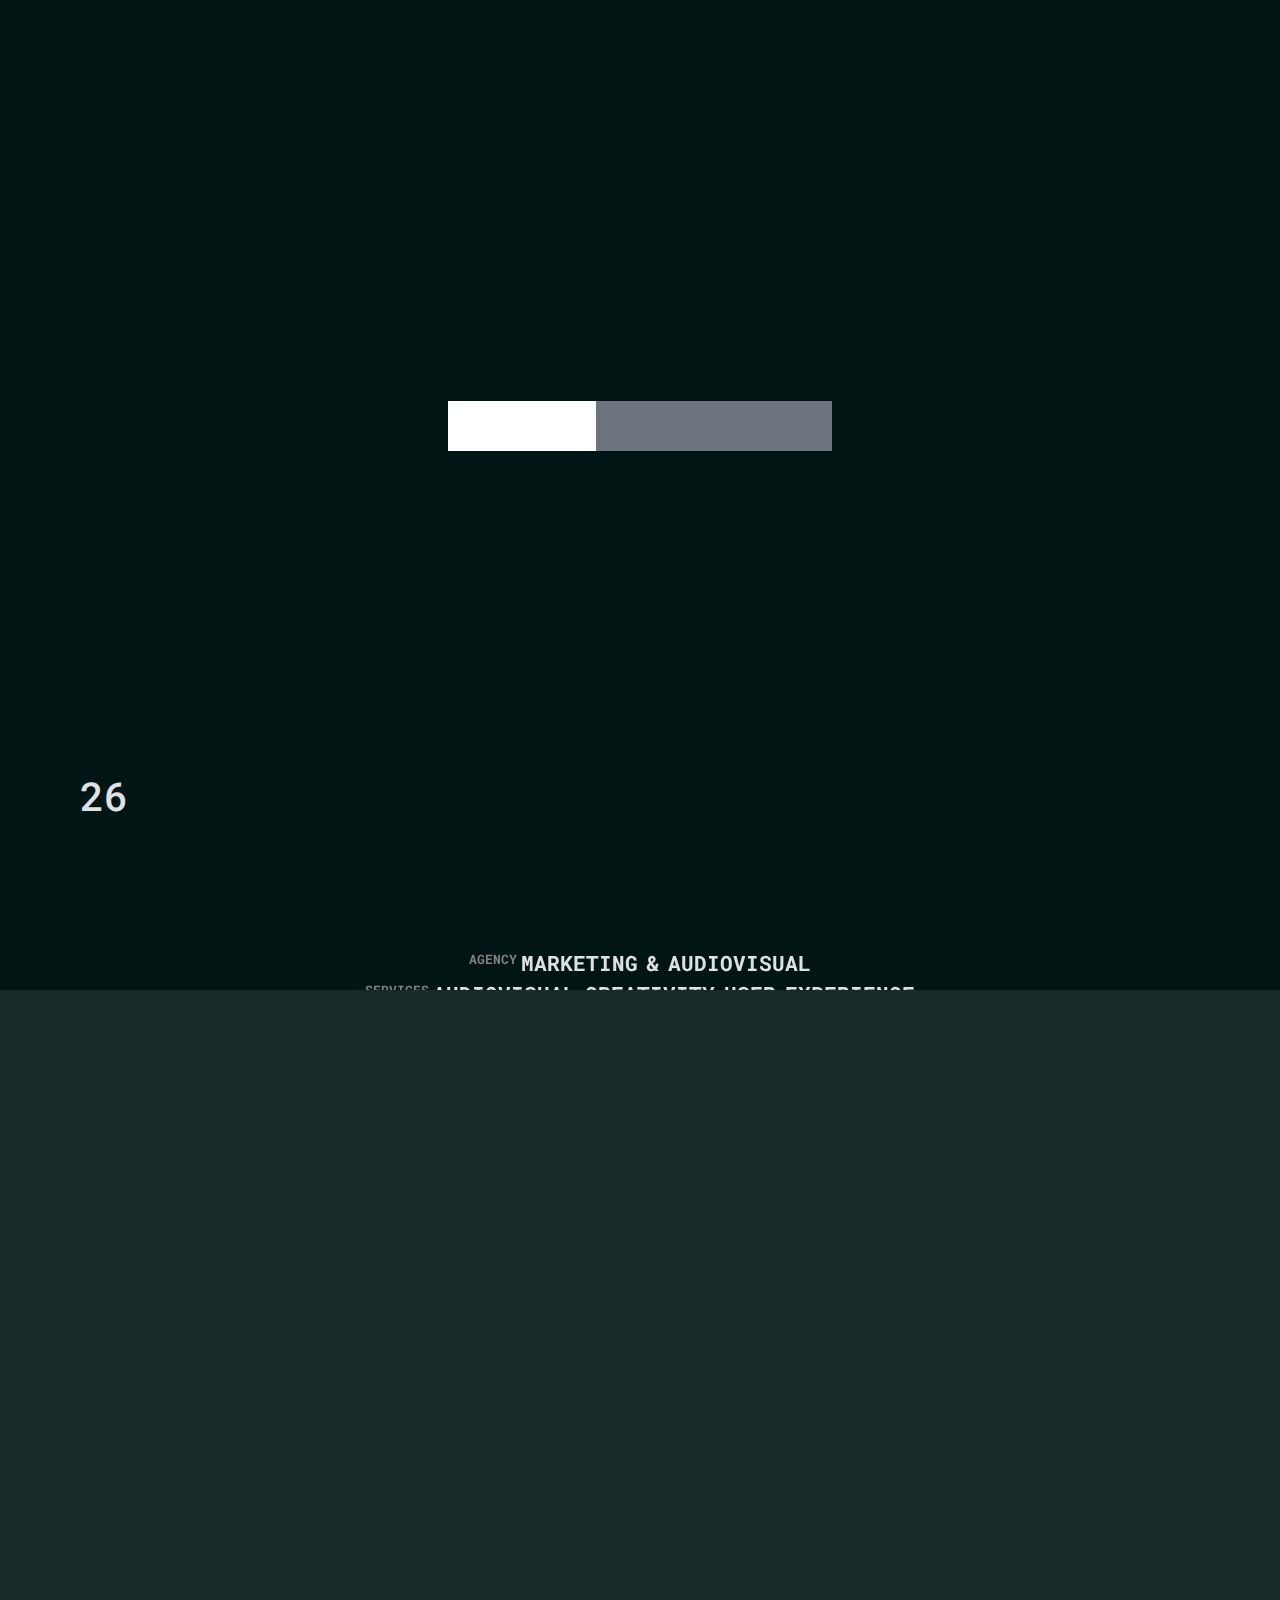
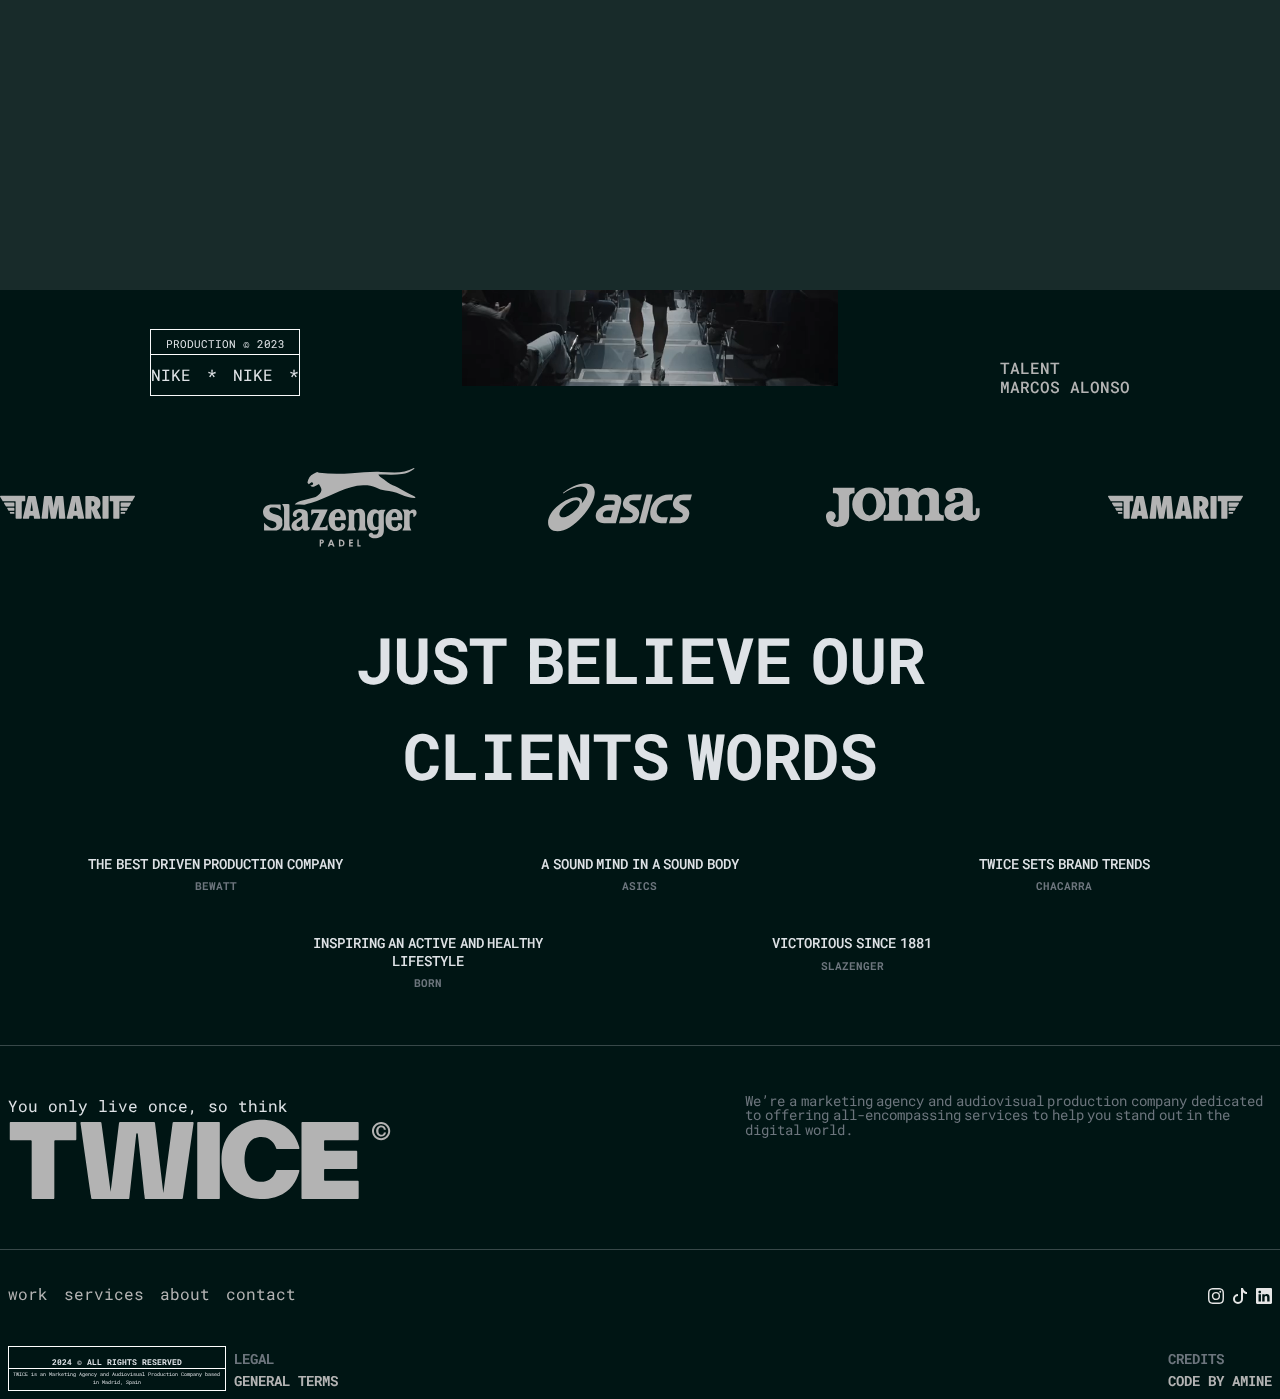
<file: index.html>
<!DOCTYPE html>
<html lang="en" data-bs-theme="dark">
<head>
    <meta name="viewport" content="width=device-width, initial-scale=1.0">

    <link rel="stylesheet" href="css/home.css">
    <link rel="stylesheet" href="css/general.css">
    
    <script src="js/home.js" defer></script>
    <script src="js/general/components.js" defer></script>
    <script src="js/general/hz-scroll.js" defer></script>
    <script src="https://cdn.jsdelivr.net/npm/gsap@3.12.5/dist/gsap.min.js" ></script>
    
    <link rel="icon" name ="twise media website icon" href="../images/logo.svg">
    <title> TWICE© - THE BEST STORIES DESERVE TO BE TOLD </title>
</head>
<body>

    <header></header>

<main>
    <section class="home-section text-uppercase fw-bold position-relative" inert>
    
    <div class="home-section-container py-5 px-4">
    
        <h1 class="title text-center align-self-center fw-bold">

            <span class="text-scroll-reveal ">
                The best stories deserve to be
                seen
            </span>
        </h1>
    
    
        <div class="d-flex justify-content-between">
            <div class="text-center">
                <span class="text-secondary">Twice© Agency</span>
                <h6>Chasing the elements</h6>
            </div>
    
            
            <div class="text-center">
                <span class="text-secondary">Since 2022</span>
                <h6>Working globally</h6>
            </div>
    
    
        </div>
    
    
    </div>
    
     <div class="video-bg position-absolute z-n1 overflow-hidden">
        <iframe class="w-100 h-100" src="https://player.vimeo.com/video/923419451?api=1&amp;background=1" width="640" height="360" frameborder="0" allow="autoplay; encrypted-media" webkitallowfullscreen="" mozallowfullscreen="" allowfullscreen="" data-ready="true"></iframe>
    </div>  

    </section>


<section class="intro   fw-bold text-uppercase mt-5 ">
       
    <div class="text">

        <span>
            <sup>
                <small>
                    Agency
                </small>
            </sup>
            marketing & audiovisual

        </span>

        <span>
            <sup>
                <small>
                    services
                </small>
            </sup>
            audiovisual creativity user experience
        </span>
        
        <span>
            digital marketing graphic design

            <sup>
                <small>
                    location
                </small>
            </sup>
            madrid, spain
        </span>





    </div>    

    
    <div class="team-highlight row  w-75 mx-auto p-3 gap-5 mt-5">
        <div class="col col-6 col-sm-4 ">
            <img src="images/homepage/1.webp" alt="Team Image">
        </div>
    
        <div class="team-description col col-12 col-sm-4 d-flex flex-column justify-content-center align-items-start">
            <p class="team-text p mb-3">
                <span class="text-scroll-reveal">
                    Our talented team is capable of tackling challenges of all kinds</p>
                </span>

        </div>
    </div>
    
</section>



<section class="example-wrapper text-uppercase">

    <div class="title ex-title to-up fw-bold text-center mx-auto" data-text ="born natural explorer">
        <a>born natural explorer</a>
    </div>



    
    <div class="ex-container">
        
        <div class="thumbnail-wrapper justify-content-center justify-content-sm-evenly justify-content-lg-auto  align-items-end p-2 mb-5">
    
            <div class="border border-light text-center scroll-container  ms-lg-auto">
    
                <span class="production px-1">Production © 2023</span> <br>
                
            <div class="scroller " data-speed="fast">
              <ul class="scroller__inner list-unstyled border-top border-white py-2">
              <li>nike</li>
              <li>*</li>
              <li>nike</li>
              <li>*</li>
              <li>nike</li>
              <li>*</li>
              </ul>
            </div>
    
            </div>
    
            <div class="p-1 ex-vid mx-auto">
                <video src="videos/homepage/1.mp4" autoplay loop></video>
            </div>
    
            <div class="ex-talent d-none d-sm-block">
                <h6 class=" to-up" data-text ="talent">
                    <a href="" class="text-secondary">talent</a>
                </h6>
                <h6 class="to-up text-secondary" data-text ="marcos alonso">
                    <a href="" class="">marcos alonso</a>
                </h6>
            </div>
    
        </div>
    </div>

    

 

</section> 







<div class="scroller  two-way-scroller full-hz" data-speed="medium" data-direction="left">
    <ul class="tag-list list-unstyled scroller__inner ">
      <li>
        <svg width="135" height="23" viewBox="0 0 135 23" fill="red" xmlns="http://www.w3.org/2000/svg">
            <path d="M39.6479 22.8411H34.6333C34.3199 22.8411 34.0545 22.612 34.0033 22.3034L33.7155 20.4898C33.6675 20.1812 33.3989 19.9521 33.0855 19.9521H30.0281C29.7179 19.9521 29.4524 20.1748 29.4013 20.4803L29.0847 22.3129C29.0303 22.6183 28.7681 22.8411 28.4578 22.8411H23.4625C23.0499 22.8411 22.7461 22.4561 22.842 22.0552L27.9973 0.575911C28.0645 0.289563 28.3235 0.0859375 28.6177 0.0859375H35.1066C35.4073 0.0859375 35.6663 0.295926 35.7303 0.591819L40.2715 22.0711C40.3547 22.4688 40.0509 22.8411 39.6479 22.8411ZM32.174 15.0747C32.5642 15.0747 32.8616 14.7279 32.804 14.3429L32.5162 12.4212C32.5066 12.4116 32.4874 12.278 32.4586 12.0235C32.4394 11.8071 32.3371 10.9513 32.1484 9.45906C32.1292 9.29043 32.1036 9.06454 32.0749 8.77501C32.0461 8.48548 32.0077 8.11959 31.9565 7.67734L31.7647 5.52655C31.7455 5.73336 31.7167 5.96243 31.6847 6.22015C31.6495 6.47468 31.6143 6.75466 31.576 7.0601C31.5056 7.67098 31.4576 8.09095 31.4289 8.3264C31.4001 8.56184 31.3809 8.70501 31.3713 8.75274L30.9459 11.508L30.4566 14.327C30.3895 14.7183 30.6901 15.0747 31.0835 15.0747H32.174Z" fill="black"></path>
            <path d="M64.7272 22.8411H59.6166C59.2776 22.8411 58.9962 22.5738 58.9834 22.2334L58.5549 12.4657L58.363 8.32323C58.2958 9.11864 58.2159 9.87905 58.1263 10.6013C58.0368 11.3235 57.9313 12.0235 57.8033 12.7012L55.974 22.3225C55.9165 22.6215 55.6542 22.8379 55.3504 22.8379H51.4104C51.1002 22.8379 50.8347 22.612 50.7836 22.3034L49.2229 12.6821C49.1238 12.0935 48.9926 11.0817 48.8263 9.64679C48.8071 9.43044 48.7624 8.98819 48.6952 8.32005L48.5481 12.5198L48.0364 22.2334C48.0172 22.5706 47.739 22.8347 47.4032 22.8347H42.1807C41.8002 22.8347 41.5059 22.5038 41.5507 22.1252L44.0516 0.642741C44.09 0.321395 44.3586 0.0795898 44.6816 0.0795898H51.2185C51.5287 0.0795898 51.7941 0.305487 51.8453 0.610924L53.0382 7.74417C53.1469 8.37414 53.2429 9.05501 53.326 9.79315C53.4092 10.5313 53.4859 11.3299 53.5531 12.1953C53.681 10.7508 53.8569 9.45908 54.084 8.32005L55.5455 0.598198C55.6031 0.299123 55.8653 0.0795898 56.1691 0.0795898H62.6452C62.9714 0.0795898 63.2465 0.327758 63.2752 0.652286L65.3604 22.1347C65.3956 22.5165 65.1013 22.8411 64.7272 22.8411Z" fill="black"></path>
            <path d="M83.5063 22.841H78.4885C78.1751 22.841 77.9097 22.6152 77.8617 22.3034L77.5739 20.4866C77.5259 20.178 77.2605 19.9489 76.9471 19.9489H73.8865C73.5763 19.9489 73.314 20.1716 73.2597 20.4771L72.9431 22.3129C72.8919 22.6183 72.6265 22.841 72.3162 22.841H67.3177C66.9083 22.841 66.6045 22.4561 66.7004 22.0584L71.8557 0.575903C71.9229 0.289555 72.1787 0.0891113 72.473 0.0891113H78.965C79.2657 0.0891113 79.5247 0.2991 79.5855 0.591811L84.1299 22.0743C84.2131 22.4688 83.9125 22.841 83.5063 22.841ZM76.0356 15.0747C76.4226 15.0747 76.72 14.7279 76.6624 14.3461L76.3746 12.4243C76.365 12.4148 76.3458 12.2812 76.317 12.0266C76.2978 11.8103 76.1955 10.9544 76.0068 9.46223C75.9876 9.29361 75.9621 9.06771 75.9333 8.77818C75.9045 8.48865 75.8661 8.12276 75.8149 7.68051L75.6231 5.52972C75.6039 5.73653 75.5751 5.96561 75.5431 6.22332C75.5079 6.47785 75.4727 6.75784 75.4312 7.06328C75.364 7.67415 75.3128 8.09413 75.2841 8.32957C75.2553 8.56501 75.2361 8.70819 75.2265 8.75591L74.8011 11.5112L74.3118 14.3333C74.2447 14.7215 74.5421 15.0778 74.9387 15.0778H76.0356V15.0747Z" fill="black"></path>
            <path d="M100.53 22.8411H95.3424C95.0769 22.8411 94.8403 22.6756 94.7475 22.4274L91.8852 14.7724C91.8756 14.747 91.8692 14.7247 91.8628 14.696C91.8309 14.5624 91.7829 14.3938 91.7157 14.187C91.6422 13.9611 91.5526 13.6906 91.4439 13.3757L91.4887 14.8774V22.1984C91.4887 22.5483 91.204 22.8347 90.8555 22.8347H86.0168C85.665 22.8347 85.3835 22.5515 85.3835 22.1984V0.722266C85.3835 0.372285 85.6682 0.0859375 86.0168 0.0859375H91.6678C94.4341 0.0859375 96.5033 0.629999 97.8784 1.7213C99.6246 3.11486 100.498 5.10021 100.498 7.67416C100.498 10.2036 99.5063 12.0139 97.5234 13.1084C97.226 13.2707 97.1045 13.6366 97.2516 13.942L101.102 21.9279C101.307 22.3511 101 22.8411 100.53 22.8411ZM91.5207 10.6235H91.9332C92.64 10.6235 93.2284 10.3531 93.6985 9.81222C94.1687 9.27134 94.4053 8.58411 94.4053 7.75052C94.4053 6.05152 93.5163 5.20202 91.7413 5.20202H91.5207V10.6235Z" fill="black"></path>
            <path d="M107.978 22.8411H103.111C102.759 22.8411 102.477 22.5579 102.477 22.2047V0.722266C102.477 0.372285 102.762 0.0859375 103.111 0.0859375H107.978C108.33 0.0859375 108.611 0.369104 108.611 0.722266V22.2047C108.611 22.5579 108.327 22.8411 107.978 22.8411Z" fill="black"></path>
            <path d="M24.6273 0H15.5639H0.616129C0.130022 0 -0.154607 0.531335 0.0884472 0.954493L2.8196 5.4597H12.5609L15.1546 5.47561C15.404 5.47561 15.6055 5.67923 15.6055 5.9274V22.2079C15.6055 22.5579 15.8869 22.841 16.2355 22.841H21.1126C21.4612 22.841 21.7426 22.5579 21.7426 22.2079V6.10876C21.7426 5.75878 22.024 5.47561 22.3726 5.47561H24.6305C24.9791 5.47561 25.2605 5.19244 25.2605 4.84246V0.633147C25.2573 0.283166 24.9727 0 24.6273 0Z" fill="black"></path>
            <path d="M14.3672 10.1369V7.22567C14.3672 6.87569 14.0825 6.5957 13.7339 6.5957H4.62903C4.13652 6.5957 3.82951 7.1334 4.08535 7.55338L5.84749 10.4646C5.96262 10.6555 6.1673 10.77 6.39117 10.77H13.7339C14.0825 10.7668 14.3672 10.4837 14.3672 10.1369Z" fill="black"></path>
            <path d="M14.3672 14.3046V12.5929C14.3672 12.2429 14.0825 11.9629 13.7339 11.9629H7.87506C7.38256 11.9629 7.07554 12.5006 7.33139 12.9206L8.36756 14.6323C8.48269 14.8232 8.68737 14.9377 8.91124 14.9377H13.7307C14.0825 14.9345 14.3672 14.6514 14.3672 14.3046Z" fill="black"></path>
            <path d="M14.3671 17.2826V16.7576C14.3671 16.4077 14.0825 16.1277 13.7339 16.1277H10.3983C9.90581 16.1277 9.59879 16.6654 9.85464 17.0854L10.1744 17.6103C10.2896 17.8012 10.4943 17.9158 10.7181 17.9158H13.7339C14.0825 17.9158 14.3671 17.6326 14.3671 17.2826Z" fill="black"></path>
            <path d="M110.207 0H119.449H134.548C134.896 0 135.114 0.378616 134.938 0.680872L132.325 5.23062C132.245 5.37062 132.095 5.45652 131.935 5.45652H122.456L119.862 5.47243C119.613 5.47243 119.411 5.67605 119.411 5.92422V22.386C119.411 22.6374 119.21 22.8378 118.96 22.8378H113.725C113.475 22.8378 113.274 22.6342 113.274 22.386V5.9274C113.274 5.67605 113.072 5.47561 112.823 5.47561H110.207C109.958 5.47561 109.756 5.27198 109.756 5.02382V0.451793C109.756 0.203625 109.958 0 110.207 0Z" fill="black"></path>
            <path d="M120.63 10.1813V7.2701C120.63 6.92012 120.914 6.64014 121.263 6.64014H130.368C130.86 6.64014 131.167 7.17783 130.911 7.59781L129.149 10.509C129.034 10.6999 128.829 10.8145 128.606 10.8145H121.263C120.914 10.8145 120.63 10.5313 120.63 10.1813Z" fill="black"></path>
            <path d="M120.63 14.362V12.6502C120.63 12.3002 120.917 12.0203 121.269 12.0203H127.182C127.681 12.0203 127.988 12.558 127.732 12.9779L126.687 14.6897C126.572 14.8806 126.364 14.9951 126.137 14.9951H121.269C120.917 14.9919 120.63 14.7088 120.63 14.362Z" fill="black"></path>
            <path d="M120.63 17.34V16.815C120.63 16.465 120.917 16.1851 121.276 16.1851H124.665C125.168 16.1851 125.478 16.7228 125.219 17.1427L124.896 17.6677C124.777 17.8586 124.57 17.9731 124.342 17.9731H121.276C120.921 17.9731 120.63 17.69 120.63 17.34Z" fill="black"></path>
            </svg>
      </li>

      <li>
        <svg width="240" height="123" viewBox="0 0 240 123" fill="none" xmlns="http://www.w3.org/2000/svg">
            <path d="M236.285 0C237.032 1.0992 236.203 1.56324 235.502 2.05689C229.966 5.98308 223.848 8.68502 217.144 9.54726C211.849 10.2285 206.459 10.3075 201.107 10.3667C195.197 10.4293 189.283 10.1528 183.369 10.0574C182.467 10.0442 181.565 10.1989 180.663 10.2746C180.571 10.4293 180.482 10.5806 180.39 10.7353C181.213 11.6963 181.894 12.8515 182.885 13.5886C186.966 16.6197 191.323 19.3052 195.233 22.5304C199.84 26.3315 205.632 27.536 210.687 30.2906C217.648 34.0819 224.51 38.0574 231.447 41.8915C233.201 42.8623 235.113 43.5469 236.897 44.4716C237.476 44.7711 237.871 45.4227 238.349 45.9131C237.756 46.2916 237.118 47.0485 236.581 46.9827C233.774 46.647 230.914 46.3673 228.222 45.5741C223.559 44.2018 218.918 42.678 214.426 40.8383C206.906 37.7579 199.06 36.2737 191.063 35.2633C185.929 34.615 180.993 33.1406 176.434 30.6658C170.188 27.276 163.474 26.631 156.55 26.812C143.442 27.1575 131.324 31.2746 119.477 36.4284C107.751 41.5295 96.153 46.9531 84.2954 51.7218C78.0919 54.2164 71.444 55.615 64.9903 57.4811C64.5328 57.6127 64.0096 57.5502 63.5192 57.537C59.3593 57.4251 55.1995 57.3099 51.0396 57.1816C50.625 57.1684 50.2136 57.0697 49.562 56.5826C50.546 55.8059 51.4675 54.9338 52.5206 54.269C56.1901 51.9554 60.3598 51.0339 64.5164 50.0269C69.5023 48.8224 74.4948 47.5882 79.3951 46.0744C83.1469 44.9159 86.4182 42.7932 88.9884 39.726C91.3349 36.922 92.1544 33.8976 90.3443 30.4946C89.5775 29.0499 88.791 27.6183 87.9913 26.1933C87.5305 25.3738 86.9842 25.2915 86.1121 25.7918C84.2165 26.8745 82.278 27.9046 80.2771 28.7767C77.9438 29.7937 75.334 29.142 73.9221 27.3682C74.9588 27.0555 76.0054 26.8021 76.9992 26.4171C78.3387 25.9004 78.6151 24.8736 78.059 23.6197C77.4962 22.3526 76.4069 21.8392 75.2484 22.5007C74.0242 23.1984 73.0138 24.2746 71.704 25.3574C71.365 25.0776 70.6048 24.5708 70.0223 23.9093C69.6932 23.5341 69.4299 22.8562 69.5253 22.3954C70.7562 16.4946 73.2014 11.4396 79.1285 8.81666C81.1756 7.91163 83.1502 6.85192 84.6344 6.12131C86.0035 6.66433 86.8888 7.23697 87.83 7.35873C104.795 9.53081 121.797 9.28398 138.815 8.08605C153.776 7.03292 168.714 5.51247 183.744 6.07523C191.073 6.34839 198.399 6.98685 205.725 6.98356C216.22 6.98356 226.438 5.35779 235.775 0.111895C235.903 0.0394923 236.078 0.0427833 236.285 0Z" fill="black"></path>
            <path d="M180.324 95.8215C178.04 96.5718 176.161 97.5098 174.187 97.7796C169.675 98.3951 166.101 96.0914 164.215 91.6847C162.257 87.1101 162.3 82.3085 162.78 77.4938C163.076 74.5351 163.902 71.7279 165.571 69.1938C168.829 64.2507 175.075 62.9409 179.91 66.3076C180.703 66.8605 181.121 66.7749 181.865 66.2088C182.582 65.6658 183.576 65.2742 184.474 65.2215C186.749 65.0866 189.036 65.1755 191.474 65.1755C191.359 65.5638 191.356 65.7975 191.238 65.9357C188.98 68.6278 188.654 71.7641 188.746 75.1473C188.937 82.1966 188.911 89.2526 188.898 96.3053C188.898 98.0396 188.812 99.8267 188.404 101.502C187.239 106.274 183.622 108.262 179.173 109.226C175.911 109.933 172.663 110.121 169.461 109.028C168.549 108.716 167.661 108.212 166.89 107.626C165.252 106.379 164.843 104.711 165.65 103.157C166.476 101.564 168.48 100.626 170.251 101.16C170.754 101.311 171.142 101.91 171.534 102.348C171.942 102.808 172.189 103.522 172.686 103.773C174.312 104.589 177.521 103.885 178.827 102.565C180.41 100.969 181.187 97.6052 180.364 95.8709C180.301 95.7392 180.137 95.6537 180.324 95.8248V95.8215ZM180.565 81.6898C180.591 81.6898 180.614 81.6898 180.64 81.6898C180.64 79.1228 180.65 76.5558 180.637 73.9888C180.627 72.0899 179.466 70.836 177.567 70.632C175.24 70.3819 173.357 71.6851 172.584 74.4463C171.356 78.8332 171.376 83.3024 172.433 87.719C172.716 88.8939 173.334 90.0885 174.104 91.0199C175.454 92.6555 177.33 92.3264 179.113 91.8328C180.765 91.3786 180.535 89.9569 180.555 88.7326C180.588 86.3861 180.565 84.0363 180.565 81.6865V81.6898Z" fill="black"></path>
            <path d="M27.6639 65.906C24.7414 63.4838 21.6018 62.1214 18.1331 61.7133C16.5369 61.5257 14.8618 61.6408 13.2656 61.8942C11.7386 62.1378 10.5045 63.0725 10.1688 64.695C9.82325 66.3701 9.97135 68.1012 11.4589 69.1642C12.7654 70.0956 14.2694 70.8229 15.7833 71.3823C18.3865 72.3466 21.1378 72.939 23.6883 74.0185C25.3009 74.703 26.7852 75.8548 28.0983 77.0462C29.599 78.4054 30.3559 80.2056 30.221 82.3349C30.1256 83.8586 30.0104 85.425 30.2374 86.9192C31.0437 92.2638 24.1096 97.7928 19.5646 97.7171C14.039 97.625 8.51013 97.6117 2.98121 97.6018C2.0334 97.6018 1.58252 97.3451 1.59898 96.3052C1.64176 93.1886 1.60885 90.0754 1.61873 86.9588C1.61873 86.7119 1.72404 86.465 1.91821 85.6028C2.7278 86.5901 3.1688 87.37 3.82042 87.8834C6.12743 89.6968 8.40482 91.5761 10.8862 93.1229C12.8148 94.3274 15.079 94.2022 17.2511 93.5177C19.5679 92.7871 20.8119 91.3293 20.9469 89.2329C21.1048 86.7514 20.1406 84.8163 17.9257 83.9244C16.0136 83.1576 13.9798 82.6607 11.9723 82.167C8.18432 81.2324 4.99532 79.3861 2.53034 76.332C-2.42265 70.2042 -0.181463 58.9357 9.94831 57.2573C11.1297 57.0598 12.3376 56.9545 13.5355 56.9446C17.6953 56.9117 21.8552 56.9709 26.0151 56.9216C27.0978 56.9084 27.6737 57.2112 27.6704 58.3433C27.6672 60.7359 27.6704 63.1316 27.6704 65.8994L27.6639 65.906Z" fill="black"></path>
            <path d="M162.3 97.5261H148.796C148.866 97.1543 148.849 96.8646 148.971 96.6507C150.662 93.6954 150.936 90.4998 150.827 87.166C150.692 82.9601 150.804 78.7476 150.794 74.5383C150.788 71.6916 149.461 70.0724 147.154 70.0428C144.544 70.0066 142.599 71.866 142.58 74.5778C142.54 80.1528 142.553 85.7311 142.596 91.3061C142.599 91.9281 142.863 92.5732 143.123 93.159C143.755 94.5873 144.456 95.9892 145.213 97.5722H131.351C131.999 96.2295 132.677 95.071 133.125 93.8303C133.556 92.6357 133.984 91.3555 134.003 90.1082C134.095 84.26 133.967 78.4086 134.082 72.5604C134.125 70.4278 133.681 68.5882 132.397 66.913C132.042 66.449 131.775 65.9158 131.315 65.1721C134.474 65.1721 137.4 64.9878 140.276 65.2741C141.257 65.3728 142.116 66.6662 143.189 67.5449C143.231 67.5087 143.666 67.2026 144.034 66.8242C145.844 64.9614 148.122 64.1124 150.63 63.8721C155.063 63.4476 158.419 66.0705 159.272 70.599C159.482 71.7212 159.575 72.8764 159.584 74.0184C159.617 79.047 159.663 84.079 159.565 89.1077C159.525 91.1383 159.818 92.9845 160.911 94.7189C161.421 95.5285 161.77 96.4368 162.3 97.5294V97.5261Z" fill="black"></path>
            <path d="M61.6499 94.0837C61.1529 94.4885 60.8633 94.6498 60.6724 94.89C58.2239 98.0231 54.821 98.5727 51.214 98.1416C46.475 97.5755 43.5821 93.0372 44.8097 88.3771C45.6423 85.221 47.6926 83.0555 50.4736 81.4923C52.3758 80.4227 54.2977 79.3761 56.1637 78.244C57.1872 77.6253 58.1778 76.9178 59.0763 76.1312C61.12 74.3409 61.4425 72.6295 60.159 71.0169C58.915 69.4537 56.1637 69.1312 54.3241 70.3324C52.6818 71.402 51.9381 73.0969 52.5436 74.9991C52.9945 76.4175 52.4975 76.7532 51.2107 76.74C47.6235 76.7104 45.7312 74.0842 46.8534 70.6483C47.9296 67.3474 50.4374 65.6493 53.6132 64.8331C57.3617 63.8688 61.0904 64.142 64.7599 65.3432C67.9061 66.3766 69.6109 68.5553 69.8906 71.8397C69.9795 72.8731 70.0519 73.9098 70.0584 74.9464C70.0782 79.702 70.0387 84.4542 70.0848 89.2097C70.1111 92.0532 70.7265 92.6949 73.491 92.9977C72.79 95.3541 71.4933 97.1543 69.0646 97.8059C65.6485 98.7208 63.0518 97.6018 61.6532 94.0837H61.6499ZM61.2056 80.9098C61.0213 80.7913 60.837 80.6728 60.656 80.5543C58.2568 82.3512 55.5878 83.8914 53.5309 86.0207C51.4543 88.1731 52.899 91.7669 55.6931 92.277C57.9573 92.6916 60.8271 90.7335 61.1431 88.1599C61.4327 85.7772 61.2056 83.3287 61.2056 80.9098Z" fill="black"></path>
            <path d="M120.862 81.5023C118.509 81.5023 116.156 81.5418 113.803 81.4859C112.674 81.4595 112.069 81.9697 112.161 83.0063C112.358 85.2212 112.437 87.4986 113.049 89.6114C113.856 92.4022 117.236 93.6989 119.911 92.5865C121.557 91.902 122.567 89.878 122.1 87.3998C121.79 85.751 122.583 85.7412 123.669 85.8761C125.703 86.1295 127.556 86.7614 128.376 88.8841C129.198 91.0167 128.784 93.0275 127.286 94.6895C124.278 98.0299 120.283 98.8724 116.061 98.4149C108.991 97.6514 104.374 93.1723 102.903 85.8201C101.886 80.7388 102.462 75.8154 104.967 71.208C108.735 64.2804 118.259 61.8516 124.489 66.2418C127.688 68.4962 128.797 71.9057 129.346 75.5489C129.557 76.9475 129.534 78.3791 129.659 79.7943C129.774 81.1041 129.149 81.5451 127.915 81.5221C125.562 81.4826 123.209 81.5089 120.856 81.5089V81.499L120.862 81.5023ZM116.883 76.7468V76.7172C117.157 76.7172 117.43 76.7172 117.703 76.7172C121.441 76.6678 121.932 75.8813 120.464 72.3072C120.382 72.1065 120.283 71.909 120.178 71.7181C118.901 69.4341 115.741 68.9569 114.086 70.9579C113.362 71.8333 112.924 73.0608 112.691 74.1963C112.194 76.5855 112.51 76.8719 114.919 76.8324C115.574 76.8225 116.228 76.7764 116.883 76.7468Z" fill="black"></path>
            <path d="M209.407 81.5088C207.163 81.5088 204.915 81.5648 202.671 81.4858C201.338 81.4397 200.647 81.9531 200.758 83.2695C200.926 85.2211 201.002 87.2155 201.466 89.1012C202.131 91.79 204.441 93.1755 207.215 92.9024C209.753 92.6522 211.105 90.6513 210.793 87.6104C210.615 85.8661 210.842 85.6292 212.586 85.9023C214.571 86.2117 216.328 86.9357 217.066 88.9959C217.885 91.2832 217.302 93.3763 215.634 95.0317C212.57 98.0693 208.683 98.9414 204.573 98.405C196.546 97.3551 191.534 91.4773 191.501 83.3781C191.484 79.5112 191.274 75.6673 193.146 72.0076C196.431 65.5803 203.21 62.5986 210.138 64.7674C214.489 66.1332 217.674 70.4082 217.839 75.1769C217.895 76.8158 217.799 78.4613 217.872 80.1003C217.921 81.1699 217.553 81.5582 216.47 81.5286C214.117 81.4693 211.76 81.5088 209.404 81.5088H209.407ZM205.504 76.829V76.7204C205.777 76.7204 206.07 76.7862 206.32 76.7105C207.419 76.3748 209.111 77.5991 209.578 75.9635C209.888 74.8807 209.299 73.5314 209.078 72.3071C209.032 72.0504 208.858 71.8102 208.716 71.5798C207.262 69.1708 203.753 69.0457 202.328 71.4745C201.69 72.5605 201.489 73.9197 201.183 75.1769C200.92 76.2563 201.397 76.852 202.559 76.8323C203.543 76.8158 204.523 76.8323 205.507 76.8323L205.504 76.829Z" fill="black"></path>
            <path d="M88.327 92.4054C91.3679 92.4054 93.9876 92.5041 96.5875 92.3363C97.2391 92.2935 97.8776 91.4346 98.4436 90.8751C99.1742 90.1544 99.8292 89.3579 100.882 88.1929V97.4769H75.0181C79.3787 88.364 83.6176 79.498 88.0012 70.3391C84.9998 70.3391 82.4328 70.2799 79.8757 70.3885C79.3327 70.4115 78.7666 70.9907 78.296 71.4054C77.3679 72.2216 76.4958 73.1036 75.2649 74.2784C75.2649 71.2013 75.1991 68.5488 75.3406 65.9061C75.3604 65.5474 76.4201 64.9681 77.0059 64.9616C83.0844 64.8924 89.1662 64.9188 95.2448 64.9188C96.5579 64.9188 97.8743 64.899 99.1874 64.9286C99.7107 64.9418 100.231 65.0636 101.04 65.1788C96.7784 74.3048 92.6152 83.2169 88.3237 92.4021L88.327 92.4054Z" fill="black"></path>
            <path d="M234.982 76.681C234.982 75.1441 234.995 74.114 234.979 73.0905C234.959 71.932 234.689 70.8559 233.422 70.4939C232.105 70.1187 230.819 70.3918 230.065 71.5602C229.562 72.3401 229.209 73.3636 229.196 74.2851C229.117 79.9128 229.035 85.5437 229.236 91.1648C229.292 92.6951 230.312 94.1925 230.904 95.6998C231.135 96.2856 231.408 96.8583 231.73 97.5922H217.865C218.326 96.6082 218.629 95.7459 219.103 94.989C220.271 93.1164 220.636 91.1253 220.59 88.917C220.482 83.5099 220.465 78.0961 220.59 72.6923C220.643 70.3984 220.208 68.3909 218.797 66.5841C218.471 66.1695 218.25 65.6758 217.747 64.8234C220.024 64.8234 221.953 64.8827 223.878 64.807C225.869 64.7313 227.663 64.7905 228.689 66.9791C229.219 68.1112 229.966 67.3213 230.483 66.7651C232.03 65.1032 233.892 64.4186 236.107 64.9715C238.056 65.4586 239.441 66.6368 239.843 68.6739C240.359 71.2936 239.606 73.5578 237.546 75.2757C236.881 75.8319 236.002 76.1314 234.982 76.6777V76.681Z" fill="black"></path>
            <path d="M29.9411 97.5295C30.1485 97.0951 30.2242 96.8253 30.3821 96.6212C32.6266 93.7613 33.0775 90.5197 32.9788 86.9489C32.778 79.6856 32.8307 72.4091 32.9722 65.1426C33.0215 62.5032 32.5246 60.1929 30.9087 58.1162C30.5895 57.7081 30.369 57.2243 29.8589 56.372C32.6924 56.372 35.1311 56.3391 37.5632 56.3786C41.3314 56.4444 41.3314 56.4674 41.3314 60.2653C41.3314 69.6677 41.4531 79.0702 41.2623 88.4661C41.1997 91.4905 42.1772 93.9686 43.5989 96.4336C43.7832 96.7529 43.9971 97.0523 44.3065 97.5295H29.9378H29.9411Z" fill="black"></path>
            <path d="M118.677 111.829C124.677 111.263 127.355 112.981 127.405 117.328C127.454 121.643 124.904 123.269 118.677 122.795V111.829ZM120.829 113.823V120.521C123.627 120.978 124.96 120.145 125.15 117.904C125.391 115.09 124.087 113.797 120.829 113.823Z" fill="black"></path>
            <path d="M111.944 122.726C110.528 123.127 109.518 123.015 109.123 121.413C109.038 121.057 108.419 120.652 108.001 120.596C107.089 120.475 106.135 120.471 105.223 120.6C104.799 120.659 104.183 121.07 104.088 121.436C103.696 122.91 102.762 123.111 101.284 122.739C101.913 121.07 102.525 119.421 103.153 117.776C103.775 116.147 104.44 114.531 105.023 112.889C105.309 112.086 105.694 111.431 106.625 111.747C107.188 111.938 107.899 112.342 108.1 112.833C109.446 116.098 110.673 119.415 111.944 122.722V122.726ZM105.263 118.26H107.975C107.511 117.091 107.119 116.107 106.612 114.83C106.112 116.101 105.733 117.072 105.266 118.26H105.263Z" fill="black"></path>
            <path d="M140.358 122.814H134.474V111.826H140.398V113.725H136.682V115.712H140.233C140.707 117.776 140.641 117.875 138.844 117.888C138.147 117.894 137.446 117.888 136.646 117.888V120.721C137.317 120.721 138.005 120.787 138.677 120.708C140.217 120.524 140.865 121.074 140.355 122.814H140.358Z" fill="black"></path>
            <path d="M88.5674 111.757C89.8772 111.757 91.0784 111.674 92.2632 111.776C94.0766 111.934 95.1626 113.182 95.1593 114.919C95.156 116.568 94.1259 117.727 92.3916 118.019C91.8584 118.108 91.3187 118.168 90.6704 118.256V122.762H88.5674V111.757ZM90.7362 116.028C91.7037 115.923 92.9346 116.377 92.9115 114.919C92.8918 113.58 91.7531 113.797 90.7362 113.823V116.028Z" fill="black"></path>
            <path d="M147.51 122.762V111.813H149.54V120.619C150.666 120.695 151.574 120.758 152.578 120.827V122.765H147.51V122.762Z" fill="black"></path>
            </svg>
      </li>

    

       <li>
        <svg width="250" height="88" viewBox="0 0 250 88" fill="none" xmlns="http://www.w3.org/2000/svg">
            <path d="M29.219 60.303C24.773 60.303 22.636 56.885 23.752 52.931C26.056 44.736 40.861 32.592 50.95 32.592C58.307 32.592 57.747 39.175 53.434 44.79L51.05 47.429C42.499 55.82 34.572 60.303 29.219 60.303ZM65.279 5.04102C52.403 5.04602 38.224 12.923 29.319 20.383L30.022 21.402C43.844 11.713 63.023 5.41302 68.31 14.863C71.102 19.848 66.363 29.916 59.689 37.873C61.285 34.359 60.231 27.612 50.925 27.612C35.455 27.612 5 48.105 5 69.078C5 77.479 10.828 82.96 20.428 82.96C46.124 82.96 80.972 40.84 80.972 19.685C80.972 12.212 76.673 5.04102 65.279 5.04102Z" fill="black"></path>
            <path d="M98.3612 60.3031C96.8652 60.3031 95.6202 59.7811 94.8412 58.8281C94.0292 57.8291 93.7872 56.4131 94.1722 54.9511C95.0272 51.7791 98.4462 49.2871 101.962 49.2871H110.232L107.277 60.3031H98.3612ZM122.129 27.2791C119.764 24.3711 115.935 23.0701 113.195 23.0701H98.1672L95.6162 32.5841H109.789L111.147 32.7271C111.161 32.7271 112.448 32.8771 113.166 33.8431C113.746 34.6511 113.831 35.8511 113.414 37.4251L112.744 39.9291H103.814C96.1282 39.9291 85.4132 45.4431 83.0242 54.3491C81.8362 58.7901 82.8772 62.6371 85.1852 65.4641C87.4752 68.2701 91.7972 69.8191 96.4662 69.8191H104.736H104.731H115.242L120.172 51.4081L123.801 37.8751C125.226 32.5541 123.682 29.1741 122.129 27.2791Z" fill="black"></path>
            <path d="M225.361 23.0701C221.295 23.0701 217.517 24.2731 214.445 26.5501C211.343 28.8471 209.632 31.6071 208.612 35.4141C206.399 43.6651 212.883 47.6471 218.093 50.4701C221.83 52.4941 225.062 54.2401 224.362 56.8261C223.868 58.6821 223.057 60.3061 218.46 60.3061H204.427L201.881 69.8191H217.414C221.579 69.8191 225.423 68.9521 228.52 66.5741C231.62 64.1881 233.372 60.8641 234.455 56.8071C235.495 52.9461 234.794 49.2581 232.309 46.5061C230.238 44.1951 227.259 42.5901 224.634 41.1721C221.27 39.3621 218.098 37.6541 218.652 35.5841C218.991 34.3311 220.234 32.5841 222.951 32.5841H236.602L239.154 23.0701H225.361Z" fill="black"></path>
            <path d="M143.921 23.0701C139.856 23.0701 136.079 24.2731 133.006 26.5501C129.904 28.8471 128.193 31.6071 127.163 35.4141C124.955 43.6651 131.444 47.6471 136.653 50.4701C140.392 52.4941 143.616 54.2401 142.923 56.8261C142.424 58.6821 141.617 60.3061 137.02 60.3061H122.989L120.438 69.8191H135.97C140.14 69.8191 143.983 68.9521 147.08 66.5741C150.185 64.1881 151.933 60.8641 153.016 56.8071C154.052 52.9461 153.35 49.2581 150.875 46.5061C148.804 44.1951 145.82 42.5901 143.19 41.1721C139.831 39.3621 136.663 37.6541 137.218 35.5841C137.551 34.3311 138.799 32.5841 141.511 32.5841H155.154L157.71 23.0701H143.921Z" fill="black"></path>
            <path d="M165.115 23.0701L152.932 69.8191H163.225L175.398 23.0701H165.115Z" fill="black"></path>
            <path d="M202.781 23.0701C184.66 23.1351 175.177 35.2031 172.167 46.4451C168.601 59.7751 175.697 69.8201 188.674 69.8201H197.37L199.916 60.3071H191.223C186.366 60.3071 179.687 56.4851 182.379 46.4451C184.517 38.4651 192.298 32.5851 200.833 32.5851H206.355L208.906 23.0711L202.781 23.0701Z" fill="black"></path>
            </svg>
      </li> 

       <li>
        <svg width="540" height="139" viewBox="0 0 540 139" fill="none" xmlns="http://www.w3.org/2000/svg">
        <path d="M24.3701 0.14856V20.2094C37.4466 20.2094 44.7254 21.3976 44.7254 35.0691V108.92C44.7254 113.824 42.7937 120.659 34.7681 120.659C29.8641 120.659 27.1897 117.984 25.8521 114.863C30.7552 111.892 34.1731 106.394 34.1731 100.152C34.1731 90.642 26.4462 83.0636 17.0846 83.0636C7.87404 83.0636 0.293155 90.4935 -0.00390625 99.7065V100.453C0.144625 110.112 4.30514 138.197 40.4147 138.197C77.1176 138.197 81.576 113.975 81.576 95.6979V32.9888C81.576 25.1125 87.6683 20.2102 100.299 20.2102V0.14856H24.3701Z" fill="black"></path>
        <path d="M287.832 85.2949C287.832 93.3189 286.643 97.0338 276.538 97.0338V116.648H338.357V97.0338C325.429 97.0338 325.132 87.3752 325.132 81.1335C325.132 81.1335 324.983 55.5763 324.983 45.3218C324.983 37.892 331.521 24.0728 344.746 24.0728C359.012 24.0728 363.47 36.7037 363.47 43.9876V85.1447C363.47 93.1695 358.268 96.8844 348.164 96.8844V116.501H413.992V97.0338C398.393 97.0338 396.904 87.3752 396.904 81.1335V36.1088C396.904 29.2739 397.647 25.1125 394.23 18.1291C394.23 18.1291 386.948 0.742683 358.863 0.742683C332.71 0.742683 324.24 18.1291 324.24 18.1291C324.24 18.1291 316.956 0.746832 288.723 0.746832C262.57 0.746832 255.586 15.458 255.586 15.458V0.14856H202.982V20.2093C216.059 20.2093 221.706 23.6272 221.706 34.9205V83.6602C221.706 91.5357 215.613 96.4388 202.982 96.4388V116.501H269.257V97.0338C261.53 97.0338 255.883 93.3189 255.883 83.6602V43.5386C255.883 32.6909 260.935 23.6239 271.189 23.6239C281.739 23.6239 287.832 32.9855 287.832 44.1303V85.2949Z" fill="black"></path>
        <path d="M151.269 0C118.725 0 92.2754 26.4501 92.2754 58.9974C92.2754 91.5448 118.725 117.99 151.273 117.99C183.82 117.99 210.266 91.5356 210.266 58.9974C210.115 26.4501 183.814 0 151.269 0ZM152.903 97.925C136.709 97.925 128.533 80.3909 128.533 58.9974C128.533 37.4505 136.408 20.0649 152.903 20.0649C168.802 20.0649 177.272 37.4505 177.272 58.9974C177.272 80.5444 168.95 97.9291 152.903 97.9291" fill="black"></path>
        <path d="M526.923 72.8125V88.2664C526.923 93.3189 525.438 97.0338 520.979 97.0338C516.521 97.0338 515.927 92.4269 515.927 88.5634V48.1456C515.927 32.2453 521.723 0.891235 464.364 0.891235C435.834 0.891235 420.38 14.1171 420.38 32.3939C420.38 41.904 428.107 49.7803 437.765 49.7803C447.275 49.7803 455.151 42.0525 455.151 32.3939C455.153 30.1302 454.708 27.8885 453.84 25.7974C452.973 23.7064 451.702 21.8074 450.098 20.2094C450.098 20.2094 478.63 13.6707 482.196 31.9483C484.87 45.9168 476.549 48.295 468.525 50.0773C460.5 51.8597 420.532 54.0893 416.964 79.2018C413.547 102.532 426.922 117.392 450.547 117.392C474.322 117.392 483.09 103.572 483.09 103.572C483.09 103.572 490.817 117.392 511.323 117.392C531.829 117.392 540.002 103.572 540.002 93.1704V72.8125H526.923ZM481.304 76.676C481.304 86.4832 475.509 95.9933 464.067 95.9933C452.625 95.9933 445.492 84.7 453.219 74.8928C460.946 64.9354 481.304 62.5589 481.304 62.5589V76.676Z" fill="black"></path>
        </svg>
      </li>

    </ul>
</div>


<section class="features-container mb-5">

<div class=" p-5  fw-bold text-uppercase quote">

    <blockquote class="mx-auto text-center">
        Just believe our clients words
    </blockquote>
</div>


 <div class="features text-uppercase fw-bold p-1 d-flex flex-wrap justify-content-center">
    

        <div class="text-center">
            <h6 class="">The best driven production company</h6>
            <span class="text-secondary">Bewatt</span>
        </div>
        
        <div class="text-center">
            <h6 class="">A Sound Mind in a Sound Body</h6>
            <span class="text-secondary">Asics</span>
        </div>
        
        <div class="text-center">
            <h6 class="">Twice sets brand trends</h6>
            <span class="text-secondary">Chacarra</span>
        </div>



        
        <div class="text-center">
            <h6 class="">Inspiring an active and healthy lifestyle</h6>
            <span class="text-secondary">Born</span>
        </div>
        
        <div class="text-center">
            <h6 class="">Victorious since 1881</h6>
            <span class="text-secondary">Slazenger</span>
        </div>
        




 
 
  
     

</div> 





   
    
 
 
  
     

</div>


</section>


</main>

<footer></footer>





 <div class="home-intro position-fixed d-flex flex-column align-items-center z-2" inert>
    <div class="load mt-auto">
    
        <div class="bg-secondary">
            <div class="move-left h-100 bg-white "></div>
        </div>

    </div>


    <div class="counter align-self-start mt-auto" style ="translate: 5em -5em ;">
        <h1  data-final = "100">00</h1>
    </div>

</div>  

</body>
</html>
</file>
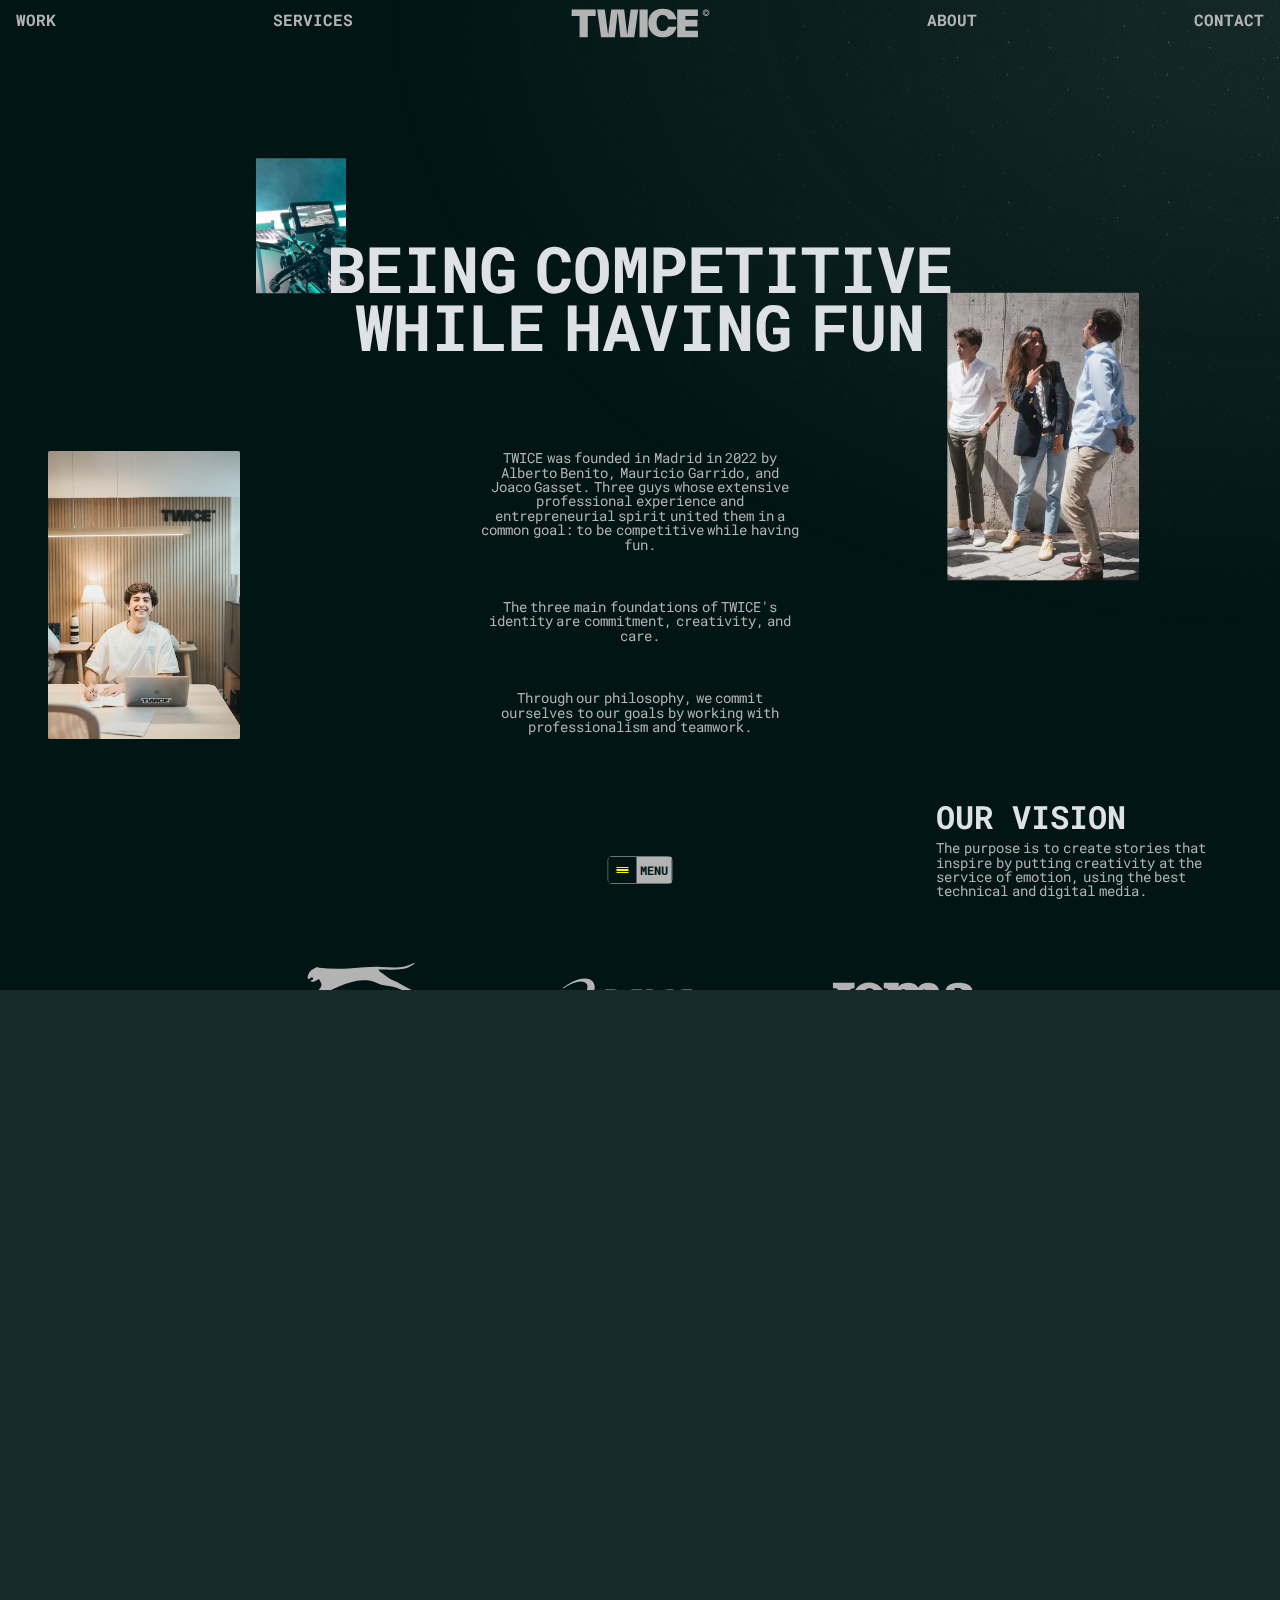
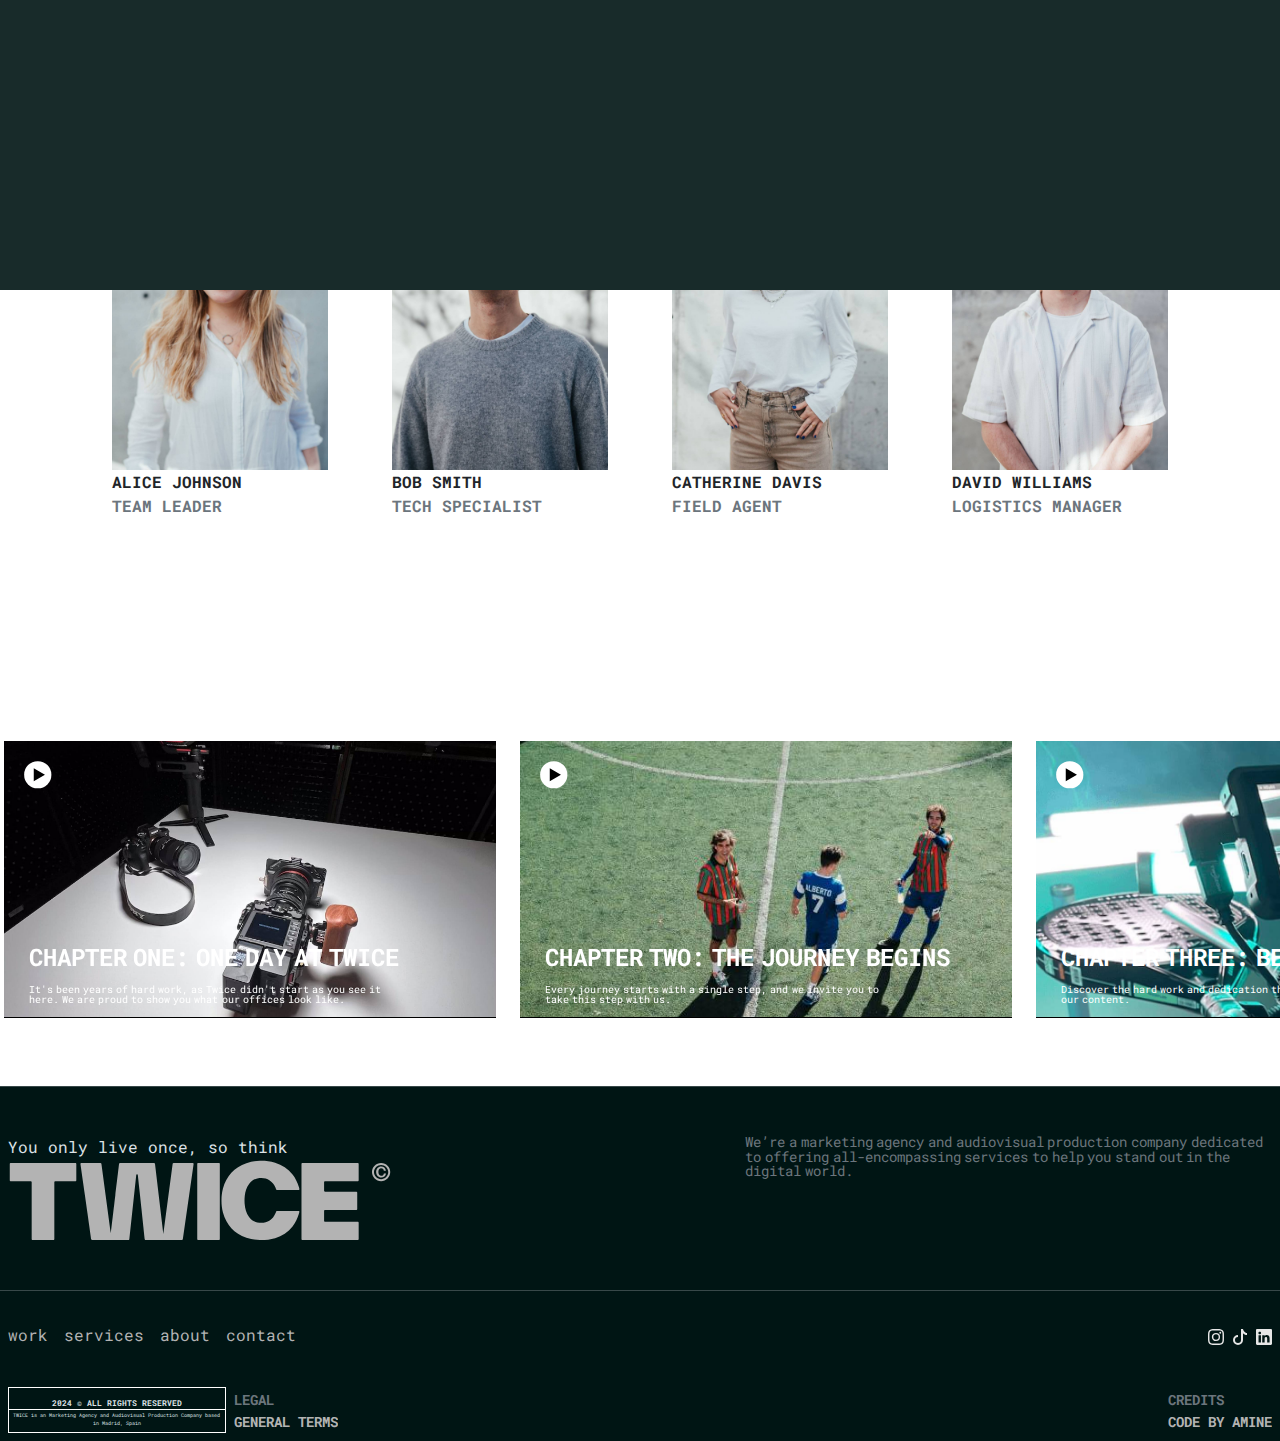
<file: about.html>
<!DOCTYPE html>
<html lang="en" data-bs-theme="dark">
<head>
    <meta name="viewport" content="width=device-width, initial-scale=1.0">

    <link rel="stylesheet" href="css/general.css">
    <link rel="stylesheet" href="css/about.css">

    <script src="js/general/components.js" defer></script>
    <script src="js/general/hz-scroll.js" defer></script>
    <script src="js/general/translated-elements.js" defer></script>
    <script src="js/about.js" defer></script>
    <script src="js/general/header-clr.js" defer></script>
    <script src="js/draggable-wrapper.js" defer></script>

    <link rel="icon" name ="twise media website icon" href="../images/logo.svg">

    <title> About - TWICE© </title>
</head>
<body>


<header></header>
<main>

        <section>
            <div class="heading-wrapper  py-5 position-relative">
        
                <div class="bg-img position-absolute z-n1">
                    <img src="images/about/heading-bg.jpg" alt="image" data-trans-e>
                </div>
        
                <span class=" heading-text d-block mx-auto text-uppercase fw-bold text-center title" data-trans-e> Being competitive while having fun</span>
            </div>
        
        
        
            <div class="intro-wrapper  py-5 px-5">
        
                <div data-trans-e>
                    <video src="videos/about/1.mp4" loop autoplay></video>
                </div>
        
                <div class="text-center">
                    <p class="mx-auto mb-5 p" data-trans-e>TWICE was founded in Madrid in 2022 by Alberto Benito, Mauricio Garrido, and Joaco Gasset. Three guys whose extensive professional experience and entrepreneurial spirit united them in a common goal: to be competitive while having fun.</p>
                    <p class="mx-auto my-5 p" data-trans-e>The three main foundations of TWICE's identity are commitment, creativity, and care.</p>
                    <p class="mx-auto mt-5 p" data-trans-e>Through our philosophy, we commit ourselves to our goals by working with professionalism and teamwork.</p>
                </div>
               
                <div data-trans-e>
                    <img src="images/about/1.webp" alt="">
                </div>
        
            </div>
    
        </section>
    
    
        <div class="our-vision d-flex px-4">
    
            <div>
                <span class="d-block text-uppercase fw-bold" data-trans-e>Our vision </span>
                <p class="p" data-trans-e>The purpose is to create stories that inspire by putting creativity at the service of emotion, using the best technical and digital media.</p>
            </div>
    
        </div>
    
        
            <div class="scroller my-5 full-hz" data-speed="medium" data-direction="left">
                <ul class="tag-list list-unstyled scroller__inner ">
                  <li>
                    <svg width="135" height="23" viewBox="0 0 135 23" fill="red" xmlns="http://www.w3.org/2000/svg">
                        <path d="M39.6479 22.8411H34.6333C34.3199 22.8411 34.0545 22.612 34.0033 22.3034L33.7155 20.4898C33.6675 20.1812 33.3989 19.9521 33.0855 19.9521H30.0281C29.7179 19.9521 29.4524 20.1748 29.4013 20.4803L29.0847 22.3129C29.0303 22.6183 28.7681 22.8411 28.4578 22.8411H23.4625C23.0499 22.8411 22.7461 22.4561 22.842 22.0552L27.9973 0.575911C28.0645 0.289563 28.3235 0.0859375 28.6177 0.0859375H35.1066C35.4073 0.0859375 35.6663 0.295926 35.7303 0.591819L40.2715 22.0711C40.3547 22.4688 40.0509 22.8411 39.6479 22.8411ZM32.174 15.0747C32.5642 15.0747 32.8616 14.7279 32.804 14.3429L32.5162 12.4212C32.5066 12.4116 32.4874 12.278 32.4586 12.0235C32.4394 11.8071 32.3371 10.9513 32.1484 9.45906C32.1292 9.29043 32.1036 9.06454 32.0749 8.77501C32.0461 8.48548 32.0077 8.11959 31.9565 7.67734L31.7647 5.52655C31.7455 5.73336 31.7167 5.96243 31.6847 6.22015C31.6495 6.47468 31.6143 6.75466 31.576 7.0601C31.5056 7.67098 31.4576 8.09095 31.4289 8.3264C31.4001 8.56184 31.3809 8.70501 31.3713 8.75274L30.9459 11.508L30.4566 14.327C30.3895 14.7183 30.6901 15.0747 31.0835 15.0747H32.174Z" fill="black"></path>
                        <path d="M64.7272 22.8411H59.6166C59.2776 22.8411 58.9962 22.5738 58.9834 22.2334L58.5549 12.4657L58.363 8.32323C58.2958 9.11864 58.2159 9.87905 58.1263 10.6013C58.0368 11.3235 57.9313 12.0235 57.8033 12.7012L55.974 22.3225C55.9165 22.6215 55.6542 22.8379 55.3504 22.8379H51.4104C51.1002 22.8379 50.8347 22.612 50.7836 22.3034L49.2229 12.6821C49.1238 12.0935 48.9926 11.0817 48.8263 9.64679C48.8071 9.43044 48.7624 8.98819 48.6952 8.32005L48.5481 12.5198L48.0364 22.2334C48.0172 22.5706 47.739 22.8347 47.4032 22.8347H42.1807C41.8002 22.8347 41.5059 22.5038 41.5507 22.1252L44.0516 0.642741C44.09 0.321395 44.3586 0.0795898 44.6816 0.0795898H51.2185C51.5287 0.0795898 51.7941 0.305487 51.8453 0.610924L53.0382 7.74417C53.1469 8.37414 53.2429 9.05501 53.326 9.79315C53.4092 10.5313 53.4859 11.3299 53.5531 12.1953C53.681 10.7508 53.8569 9.45908 54.084 8.32005L55.5455 0.598198C55.6031 0.299123 55.8653 0.0795898 56.1691 0.0795898H62.6452C62.9714 0.0795898 63.2465 0.327758 63.2752 0.652286L65.3604 22.1347C65.3956 22.5165 65.1013 22.8411 64.7272 22.8411Z" fill="black"></path>
                        <path d="M83.5063 22.841H78.4885C78.1751 22.841 77.9097 22.6152 77.8617 22.3034L77.5739 20.4866C77.5259 20.178 77.2605 19.9489 76.9471 19.9489H73.8865C73.5763 19.9489 73.314 20.1716 73.2597 20.4771L72.9431 22.3129C72.8919 22.6183 72.6265 22.841 72.3162 22.841H67.3177C66.9083 22.841 66.6045 22.4561 66.7004 22.0584L71.8557 0.575903C71.9229 0.289555 72.1787 0.0891113 72.473 0.0891113H78.965C79.2657 0.0891113 79.5247 0.2991 79.5855 0.591811L84.1299 22.0743C84.2131 22.4688 83.9125 22.841 83.5063 22.841ZM76.0356 15.0747C76.4226 15.0747 76.72 14.7279 76.6624 14.3461L76.3746 12.4243C76.365 12.4148 76.3458 12.2812 76.317 12.0266C76.2978 11.8103 76.1955 10.9544 76.0068 9.46223C75.9876 9.29361 75.9621 9.06771 75.9333 8.77818C75.9045 8.48865 75.8661 8.12276 75.8149 7.68051L75.6231 5.52972C75.6039 5.73653 75.5751 5.96561 75.5431 6.22332C75.5079 6.47785 75.4727 6.75784 75.4312 7.06328C75.364 7.67415 75.3128 8.09413 75.2841 8.32957C75.2553 8.56501 75.2361 8.70819 75.2265 8.75591L74.8011 11.5112L74.3118 14.3333C74.2447 14.7215 74.5421 15.0778 74.9387 15.0778H76.0356V15.0747Z" fill="black"></path>
                        <path d="M100.53 22.8411H95.3424C95.0769 22.8411 94.8403 22.6756 94.7475 22.4274L91.8852 14.7724C91.8756 14.747 91.8692 14.7247 91.8628 14.696C91.8309 14.5624 91.7829 14.3938 91.7157 14.187C91.6422 13.9611 91.5526 13.6906 91.4439 13.3757L91.4887 14.8774V22.1984C91.4887 22.5483 91.204 22.8347 90.8555 22.8347H86.0168C85.665 22.8347 85.3835 22.5515 85.3835 22.1984V0.722266C85.3835 0.372285 85.6682 0.0859375 86.0168 0.0859375H91.6678C94.4341 0.0859375 96.5033 0.629999 97.8784 1.7213C99.6246 3.11486 100.498 5.10021 100.498 7.67416C100.498 10.2036 99.5063 12.0139 97.5234 13.1084C97.226 13.2707 97.1045 13.6366 97.2516 13.942L101.102 21.9279C101.307 22.3511 101 22.8411 100.53 22.8411ZM91.5207 10.6235H91.9332C92.64 10.6235 93.2284 10.3531 93.6985 9.81222C94.1687 9.27134 94.4053 8.58411 94.4053 7.75052C94.4053 6.05152 93.5163 5.20202 91.7413 5.20202H91.5207V10.6235Z" fill="black"></path>
                        <path d="M107.978 22.8411H103.111C102.759 22.8411 102.477 22.5579 102.477 22.2047V0.722266C102.477 0.372285 102.762 0.0859375 103.111 0.0859375H107.978C108.33 0.0859375 108.611 0.369104 108.611 0.722266V22.2047C108.611 22.5579 108.327 22.8411 107.978 22.8411Z" fill="black"></path>
                        <path d="M24.6273 0H15.5639H0.616129C0.130022 0 -0.154607 0.531335 0.0884472 0.954493L2.8196 5.4597H12.5609L15.1546 5.47561C15.404 5.47561 15.6055 5.67923 15.6055 5.9274V22.2079C15.6055 22.5579 15.8869 22.841 16.2355 22.841H21.1126C21.4612 22.841 21.7426 22.5579 21.7426 22.2079V6.10876C21.7426 5.75878 22.024 5.47561 22.3726 5.47561H24.6305C24.9791 5.47561 25.2605 5.19244 25.2605 4.84246V0.633147C25.2573 0.283166 24.9727 0 24.6273 0Z" fill="black"></path>
                        <path d="M14.3672 10.1369V7.22567C14.3672 6.87569 14.0825 6.5957 13.7339 6.5957H4.62903C4.13652 6.5957 3.82951 7.1334 4.08535 7.55338L5.84749 10.4646C5.96262 10.6555 6.1673 10.77 6.39117 10.77H13.7339C14.0825 10.7668 14.3672 10.4837 14.3672 10.1369Z" fill="black"></path>
                        <path d="M14.3672 14.3046V12.5929C14.3672 12.2429 14.0825 11.9629 13.7339 11.9629H7.87506C7.38256 11.9629 7.07554 12.5006 7.33139 12.9206L8.36756 14.6323C8.48269 14.8232 8.68737 14.9377 8.91124 14.9377H13.7307C14.0825 14.9345 14.3672 14.6514 14.3672 14.3046Z" fill="black"></path>
                        <path d="M14.3671 17.2826V16.7576C14.3671 16.4077 14.0825 16.1277 13.7339 16.1277H10.3983C9.90581 16.1277 9.59879 16.6654 9.85464 17.0854L10.1744 17.6103C10.2896 17.8012 10.4943 17.9158 10.7181 17.9158H13.7339C14.0825 17.9158 14.3671 17.6326 14.3671 17.2826Z" fill="black"></path>
                        <path d="M110.207 0H119.449H134.548C134.896 0 135.114 0.378616 134.938 0.680872L132.325 5.23062C132.245 5.37062 132.095 5.45652 131.935 5.45652H122.456L119.862 5.47243C119.613 5.47243 119.411 5.67605 119.411 5.92422V22.386C119.411 22.6374 119.21 22.8378 118.96 22.8378H113.725C113.475 22.8378 113.274 22.6342 113.274 22.386V5.9274C113.274 5.67605 113.072 5.47561 112.823 5.47561H110.207C109.958 5.47561 109.756 5.27198 109.756 5.02382V0.451793C109.756 0.203625 109.958 0 110.207 0Z" fill="black"></path>
                        <path d="M120.63 10.1813V7.2701C120.63 6.92012 120.914 6.64014 121.263 6.64014H130.368C130.86 6.64014 131.167 7.17783 130.911 7.59781L129.149 10.509C129.034 10.6999 128.829 10.8145 128.606 10.8145H121.263C120.914 10.8145 120.63 10.5313 120.63 10.1813Z" fill="black"></path>
                        <path d="M120.63 14.362V12.6502C120.63 12.3002 120.917 12.0203 121.269 12.0203H127.182C127.681 12.0203 127.988 12.558 127.732 12.9779L126.687 14.6897C126.572 14.8806 126.364 14.9951 126.137 14.9951H121.269C120.917 14.9919 120.63 14.7088 120.63 14.362Z" fill="black"></path>
                        <path d="M120.63 17.34V16.815C120.63 16.465 120.917 16.1851 121.276 16.1851H124.665C125.168 16.1851 125.478 16.7228 125.219 17.1427L124.896 17.6677C124.777 17.8586 124.57 17.9731 124.342 17.9731H121.276C120.921 17.9731 120.63 17.69 120.63 17.34Z" fill="black"></path>
                    </svg>
                  </li>
            
                  <li>
                    <svg width="240" height="123" viewBox="0 0 240 123" fill="none" xmlns="http://www.w3.org/2000/svg">
                        <path d="M236.285 0C237.032 1.0992 236.203 1.56324 235.502 2.05689C229.966 5.98308 223.848 8.68502 217.144 9.54726C211.849 10.2285 206.459 10.3075 201.107 10.3667C195.197 10.4293 189.283 10.1528 183.369 10.0574C182.467 10.0442 181.565 10.1989 180.663 10.2746C180.571 10.4293 180.482 10.5806 180.39 10.7353C181.213 11.6963 181.894 12.8515 182.885 13.5886C186.966 16.6197 191.323 19.3052 195.233 22.5304C199.84 26.3315 205.632 27.536 210.687 30.2906C217.648 34.0819 224.51 38.0574 231.447 41.8915C233.201 42.8623 235.113 43.5469 236.897 44.4716C237.476 44.7711 237.871 45.4227 238.349 45.9131C237.756 46.2916 237.118 47.0485 236.581 46.9827C233.774 46.647 230.914 46.3673 228.222 45.5741C223.559 44.2018 218.918 42.678 214.426 40.8383C206.906 37.7579 199.06 36.2737 191.063 35.2633C185.929 34.615 180.993 33.1406 176.434 30.6658C170.188 27.276 163.474 26.631 156.55 26.812C143.442 27.1575 131.324 31.2746 119.477 36.4284C107.751 41.5295 96.153 46.9531 84.2954 51.7218C78.0919 54.2164 71.444 55.615 64.9903 57.4811C64.5328 57.6127 64.0096 57.5502 63.5192 57.537C59.3593 57.4251 55.1995 57.3099 51.0396 57.1816C50.625 57.1684 50.2136 57.0697 49.562 56.5826C50.546 55.8059 51.4675 54.9338 52.5206 54.269C56.1901 51.9554 60.3598 51.0339 64.5164 50.0269C69.5023 48.8224 74.4948 47.5882 79.3951 46.0744C83.1469 44.9159 86.4182 42.7932 88.9884 39.726C91.3349 36.922 92.1544 33.8976 90.3443 30.4946C89.5775 29.0499 88.791 27.6183 87.9913 26.1933C87.5305 25.3738 86.9842 25.2915 86.1121 25.7918C84.2165 26.8745 82.278 27.9046 80.2771 28.7767C77.9438 29.7937 75.334 29.142 73.9221 27.3682C74.9588 27.0555 76.0054 26.8021 76.9992 26.4171C78.3387 25.9004 78.6151 24.8736 78.059 23.6197C77.4962 22.3526 76.4069 21.8392 75.2484 22.5007C74.0242 23.1984 73.0138 24.2746 71.704 25.3574C71.365 25.0776 70.6048 24.5708 70.0223 23.9093C69.6932 23.5341 69.4299 22.8562 69.5253 22.3954C70.7562 16.4946 73.2014 11.4396 79.1285 8.81666C81.1756 7.91163 83.1502 6.85192 84.6344 6.12131C86.0035 6.66433 86.8888 7.23697 87.83 7.35873C104.795 9.53081 121.797 9.28398 138.815 8.08605C153.776 7.03292 168.714 5.51247 183.744 6.07523C191.073 6.34839 198.399 6.98685 205.725 6.98356C216.22 6.98356 226.438 5.35779 235.775 0.111895C235.903 0.0394923 236.078 0.0427833 236.285 0Z" fill="black"></path>
                        <path d="M180.324 95.8215C178.04 96.5718 176.161 97.5098 174.187 97.7796C169.675 98.3951 166.101 96.0914 164.215 91.6847C162.257 87.1101 162.3 82.3085 162.78 77.4938C163.076 74.5351 163.902 71.7279 165.571 69.1938C168.829 64.2507 175.075 62.9409 179.91 66.3076C180.703 66.8605 181.121 66.7749 181.865 66.2088C182.582 65.6658 183.576 65.2742 184.474 65.2215C186.749 65.0866 189.036 65.1755 191.474 65.1755C191.359 65.5638 191.356 65.7975 191.238 65.9357C188.98 68.6278 188.654 71.7641 188.746 75.1473C188.937 82.1966 188.911 89.2526 188.898 96.3053C188.898 98.0396 188.812 99.8267 188.404 101.502C187.239 106.274 183.622 108.262 179.173 109.226C175.911 109.933 172.663 110.121 169.461 109.028C168.549 108.716 167.661 108.212 166.89 107.626C165.252 106.379 164.843 104.711 165.65 103.157C166.476 101.564 168.48 100.626 170.251 101.16C170.754 101.311 171.142 101.91 171.534 102.348C171.942 102.808 172.189 103.522 172.686 103.773C174.312 104.589 177.521 103.885 178.827 102.565C180.41 100.969 181.187 97.6052 180.364 95.8709C180.301 95.7392 180.137 95.6537 180.324 95.8248V95.8215ZM180.565 81.6898C180.591 81.6898 180.614 81.6898 180.64 81.6898C180.64 79.1228 180.65 76.5558 180.637 73.9888C180.627 72.0899 179.466 70.836 177.567 70.632C175.24 70.3819 173.357 71.6851 172.584 74.4463C171.356 78.8332 171.376 83.3024 172.433 87.719C172.716 88.8939 173.334 90.0885 174.104 91.0199C175.454 92.6555 177.33 92.3264 179.113 91.8328C180.765 91.3786 180.535 89.9569 180.555 88.7326C180.588 86.3861 180.565 84.0363 180.565 81.6865V81.6898Z" fill="black"></path>
                        <path d="M27.6639 65.906C24.7414 63.4838 21.6018 62.1214 18.1331 61.7133C16.5369 61.5257 14.8618 61.6408 13.2656 61.8942C11.7386 62.1378 10.5045 63.0725 10.1688 64.695C9.82325 66.3701 9.97135 68.1012 11.4589 69.1642C12.7654 70.0956 14.2694 70.8229 15.7833 71.3823C18.3865 72.3466 21.1378 72.939 23.6883 74.0185C25.3009 74.703 26.7852 75.8548 28.0983 77.0462C29.599 78.4054 30.3559 80.2056 30.221 82.3349C30.1256 83.8586 30.0104 85.425 30.2374 86.9192C31.0437 92.2638 24.1096 97.7928 19.5646 97.7171C14.039 97.625 8.51013 97.6117 2.98121 97.6018C2.0334 97.6018 1.58252 97.3451 1.59898 96.3052C1.64176 93.1886 1.60885 90.0754 1.61873 86.9588C1.61873 86.7119 1.72404 86.465 1.91821 85.6028C2.7278 86.5901 3.1688 87.37 3.82042 87.8834C6.12743 89.6968 8.40482 91.5761 10.8862 93.1229C12.8148 94.3274 15.079 94.2022 17.2511 93.5177C19.5679 92.7871 20.8119 91.3293 20.9469 89.2329C21.1048 86.7514 20.1406 84.8163 17.9257 83.9244C16.0136 83.1576 13.9798 82.6607 11.9723 82.167C8.18432 81.2324 4.99532 79.3861 2.53034 76.332C-2.42265 70.2042 -0.181463 58.9357 9.94831 57.2573C11.1297 57.0598 12.3376 56.9545 13.5355 56.9446C17.6953 56.9117 21.8552 56.9709 26.0151 56.9216C27.0978 56.9084 27.6737 57.2112 27.6704 58.3433C27.6672 60.7359 27.6704 63.1316 27.6704 65.8994L27.6639 65.906Z" fill="black"></path>
                        <path d="M162.3 97.5261H148.796C148.866 97.1543 148.849 96.8646 148.971 96.6507C150.662 93.6954 150.936 90.4998 150.827 87.166C150.692 82.9601 150.804 78.7476 150.794 74.5383C150.788 71.6916 149.461 70.0724 147.154 70.0428C144.544 70.0066 142.599 71.866 142.58 74.5778C142.54 80.1528 142.553 85.7311 142.596 91.3061C142.599 91.9281 142.863 92.5732 143.123 93.159C143.755 94.5873 144.456 95.9892 145.213 97.5722H131.351C131.999 96.2295 132.677 95.071 133.125 93.8303C133.556 92.6357 133.984 91.3555 134.003 90.1082C134.095 84.26 133.967 78.4086 134.082 72.5604C134.125 70.4278 133.681 68.5882 132.397 66.913C132.042 66.449 131.775 65.9158 131.315 65.1721C134.474 65.1721 137.4 64.9878 140.276 65.2741C141.257 65.3728 142.116 66.6662 143.189 67.5449C143.231 67.5087 143.666 67.2026 144.034 66.8242C145.844 64.9614 148.122 64.1124 150.63 63.8721C155.063 63.4476 158.419 66.0705 159.272 70.599C159.482 71.7212 159.575 72.8764 159.584 74.0184C159.617 79.047 159.663 84.079 159.565 89.1077C159.525 91.1383 159.818 92.9845 160.911 94.7189C161.421 95.5285 161.77 96.4368 162.3 97.5294V97.5261Z" fill="black"></path>
                        <path d="M61.6499 94.0837C61.1529 94.4885 60.8633 94.6498 60.6724 94.89C58.2239 98.0231 54.821 98.5727 51.214 98.1416C46.475 97.5755 43.5821 93.0372 44.8097 88.3771C45.6423 85.221 47.6926 83.0555 50.4736 81.4923C52.3758 80.4227 54.2977 79.3761 56.1637 78.244C57.1872 77.6253 58.1778 76.9178 59.0763 76.1312C61.12 74.3409 61.4425 72.6295 60.159 71.0169C58.915 69.4537 56.1637 69.1312 54.3241 70.3324C52.6818 71.402 51.9381 73.0969 52.5436 74.9991C52.9945 76.4175 52.4975 76.7532 51.2107 76.74C47.6235 76.7104 45.7312 74.0842 46.8534 70.6483C47.9296 67.3474 50.4374 65.6493 53.6132 64.8331C57.3617 63.8688 61.0904 64.142 64.7599 65.3432C67.9061 66.3766 69.6109 68.5553 69.8906 71.8397C69.9795 72.8731 70.0519 73.9098 70.0584 74.9464C70.0782 79.702 70.0387 84.4542 70.0848 89.2097C70.1111 92.0532 70.7265 92.6949 73.491 92.9977C72.79 95.3541 71.4933 97.1543 69.0646 97.8059C65.6485 98.7208 63.0518 97.6018 61.6532 94.0837H61.6499ZM61.2056 80.9098C61.0213 80.7913 60.837 80.6728 60.656 80.5543C58.2568 82.3512 55.5878 83.8914 53.5309 86.0207C51.4543 88.1731 52.899 91.7669 55.6931 92.277C57.9573 92.6916 60.8271 90.7335 61.1431 88.1599C61.4327 85.7772 61.2056 83.3287 61.2056 80.9098Z" fill="black"></path>
                        <path d="M120.862 81.5023C118.509 81.5023 116.156 81.5418 113.803 81.4859C112.674 81.4595 112.069 81.9697 112.161 83.0063C112.358 85.2212 112.437 87.4986 113.049 89.6114C113.856 92.4022 117.236 93.6989 119.911 92.5865C121.557 91.902 122.567 89.878 122.1 87.3998C121.79 85.751 122.583 85.7412 123.669 85.8761C125.703 86.1295 127.556 86.7614 128.376 88.8841C129.198 91.0167 128.784 93.0275 127.286 94.6895C124.278 98.0299 120.283 98.8724 116.061 98.4149C108.991 97.6514 104.374 93.1723 102.903 85.8201C101.886 80.7388 102.462 75.8154 104.967 71.208C108.735 64.2804 118.259 61.8516 124.489 66.2418C127.688 68.4962 128.797 71.9057 129.346 75.5489C129.557 76.9475 129.534 78.3791 129.659 79.7943C129.774 81.1041 129.149 81.5451 127.915 81.5221C125.562 81.4826 123.209 81.5089 120.856 81.5089V81.499L120.862 81.5023ZM116.883 76.7468V76.7172C117.157 76.7172 117.43 76.7172 117.703 76.7172C121.441 76.6678 121.932 75.8813 120.464 72.3072C120.382 72.1065 120.283 71.909 120.178 71.7181C118.901 69.4341 115.741 68.9569 114.086 70.9579C113.362 71.8333 112.924 73.0608 112.691 74.1963C112.194 76.5855 112.51 76.8719 114.919 76.8324C115.574 76.8225 116.228 76.7764 116.883 76.7468Z" fill="black"></path>
                        <path d="M209.407 81.5088C207.163 81.5088 204.915 81.5648 202.671 81.4858C201.338 81.4397 200.647 81.9531 200.758 83.2695C200.926 85.2211 201.002 87.2155 201.466 89.1012C202.131 91.79 204.441 93.1755 207.215 92.9024C209.753 92.6522 211.105 90.6513 210.793 87.6104C210.615 85.8661 210.842 85.6292 212.586 85.9023C214.571 86.2117 216.328 86.9357 217.066 88.9959C217.885 91.2832 217.302 93.3763 215.634 95.0317C212.57 98.0693 208.683 98.9414 204.573 98.405C196.546 97.3551 191.534 91.4773 191.501 83.3781C191.484 79.5112 191.274 75.6673 193.146 72.0076C196.431 65.5803 203.21 62.5986 210.138 64.7674C214.489 66.1332 217.674 70.4082 217.839 75.1769C217.895 76.8158 217.799 78.4613 217.872 80.1003C217.921 81.1699 217.553 81.5582 216.47 81.5286C214.117 81.4693 211.76 81.5088 209.404 81.5088H209.407ZM205.504 76.829V76.7204C205.777 76.7204 206.07 76.7862 206.32 76.7105C207.419 76.3748 209.111 77.5991 209.578 75.9635C209.888 74.8807 209.299 73.5314 209.078 72.3071C209.032 72.0504 208.858 71.8102 208.716 71.5798C207.262 69.1708 203.753 69.0457 202.328 71.4745C201.69 72.5605 201.489 73.9197 201.183 75.1769C200.92 76.2563 201.397 76.852 202.559 76.8323C203.543 76.8158 204.523 76.8323 205.507 76.8323L205.504 76.829Z" fill="black"></path>
                        <path d="M88.327 92.4054C91.3679 92.4054 93.9876 92.5041 96.5875 92.3363C97.2391 92.2935 97.8776 91.4346 98.4436 90.8751C99.1742 90.1544 99.8292 89.3579 100.882 88.1929V97.4769H75.0181C79.3787 88.364 83.6176 79.498 88.0012 70.3391C84.9998 70.3391 82.4328 70.2799 79.8757 70.3885C79.3327 70.4115 78.7666 70.9907 78.296 71.4054C77.3679 72.2216 76.4958 73.1036 75.2649 74.2784C75.2649 71.2013 75.1991 68.5488 75.3406 65.9061C75.3604 65.5474 76.4201 64.9681 77.0059 64.9616C83.0844 64.8924 89.1662 64.9188 95.2448 64.9188C96.5579 64.9188 97.8743 64.899 99.1874 64.9286C99.7107 64.9418 100.231 65.0636 101.04 65.1788C96.7784 74.3048 92.6152 83.2169 88.3237 92.4021L88.327 92.4054Z" fill="black"></path>
                        <path d="M234.982 76.681C234.982 75.1441 234.995 74.114 234.979 73.0905C234.959 71.932 234.689 70.8559 233.422 70.4939C232.105 70.1187 230.819 70.3918 230.065 71.5602C229.562 72.3401 229.209 73.3636 229.196 74.2851C229.117 79.9128 229.035 85.5437 229.236 91.1648C229.292 92.6951 230.312 94.1925 230.904 95.6998C231.135 96.2856 231.408 96.8583 231.73 97.5922H217.865C218.326 96.6082 218.629 95.7459 219.103 94.989C220.271 93.1164 220.636 91.1253 220.59 88.917C220.482 83.5099 220.465 78.0961 220.59 72.6923C220.643 70.3984 220.208 68.3909 218.797 66.5841C218.471 66.1695 218.25 65.6758 217.747 64.8234C220.024 64.8234 221.953 64.8827 223.878 64.807C225.869 64.7313 227.663 64.7905 228.689 66.9791C229.219 68.1112 229.966 67.3213 230.483 66.7651C232.03 65.1032 233.892 64.4186 236.107 64.9715C238.056 65.4586 239.441 66.6368 239.843 68.6739C240.359 71.2936 239.606 73.5578 237.546 75.2757C236.881 75.8319 236.002 76.1314 234.982 76.6777V76.681Z" fill="black"></path>
                        <path d="M29.9411 97.5295C30.1485 97.0951 30.2242 96.8253 30.3821 96.6212C32.6266 93.7613 33.0775 90.5197 32.9788 86.9489C32.778 79.6856 32.8307 72.4091 32.9722 65.1426C33.0215 62.5032 32.5246 60.1929 30.9087 58.1162C30.5895 57.7081 30.369 57.2243 29.8589 56.372C32.6924 56.372 35.1311 56.3391 37.5632 56.3786C41.3314 56.4444 41.3314 56.4674 41.3314 60.2653C41.3314 69.6677 41.4531 79.0702 41.2623 88.4661C41.1997 91.4905 42.1772 93.9686 43.5989 96.4336C43.7832 96.7529 43.9971 97.0523 44.3065 97.5295H29.9378H29.9411Z" fill="black"></path>
                        <path d="M118.677 111.829C124.677 111.263 127.355 112.981 127.405 117.328C127.454 121.643 124.904 123.269 118.677 122.795V111.829ZM120.829 113.823V120.521C123.627 120.978 124.96 120.145 125.15 117.904C125.391 115.09 124.087 113.797 120.829 113.823Z" fill="black"></path>
                        <path d="M111.944 122.726C110.528 123.127 109.518 123.015 109.123 121.413C109.038 121.057 108.419 120.652 108.001 120.596C107.089 120.475 106.135 120.471 105.223 120.6C104.799 120.659 104.183 121.07 104.088 121.436C103.696 122.91 102.762 123.111 101.284 122.739C101.913 121.07 102.525 119.421 103.153 117.776C103.775 116.147 104.44 114.531 105.023 112.889C105.309 112.086 105.694 111.431 106.625 111.747C107.188 111.938 107.899 112.342 108.1 112.833C109.446 116.098 110.673 119.415 111.944 122.722V122.726ZM105.263 118.26H107.975C107.511 117.091 107.119 116.107 106.612 114.83C106.112 116.101 105.733 117.072 105.266 118.26H105.263Z" fill="black"></path>
                        <path d="M140.358 122.814H134.474V111.826H140.398V113.725H136.682V115.712H140.233C140.707 117.776 140.641 117.875 138.844 117.888C138.147 117.894 137.446 117.888 136.646 117.888V120.721C137.317 120.721 138.005 120.787 138.677 120.708C140.217 120.524 140.865 121.074 140.355 122.814H140.358Z" fill="black"></path>
                        <path d="M88.5674 111.757C89.8772 111.757 91.0784 111.674 92.2632 111.776C94.0766 111.934 95.1626 113.182 95.1593 114.919C95.156 116.568 94.1259 117.727 92.3916 118.019C91.8584 118.108 91.3187 118.168 90.6704 118.256V122.762H88.5674V111.757ZM90.7362 116.028C91.7037 115.923 92.9346 116.377 92.9115 114.919C92.8918 113.58 91.7531 113.797 90.7362 113.823V116.028Z" fill="black"></path>
                        <path d="M147.51 122.762V111.813H149.54V120.619C150.666 120.695 151.574 120.758 152.578 120.827V122.765H147.51V122.762Z" fill="black"></path>
                        </svg>
                  </li>
            
                   <li>
                    <svg width="250" height="88" viewBox="0 0 250 88" fill="none" xmlns="http://www.w3.org/2000/svg">
                        <path d="M29.219 60.303C24.773 60.303 22.636 56.885 23.752 52.931C26.056 44.736 40.861 32.592 50.95 32.592C58.307 32.592 57.747 39.175 53.434 44.79L51.05 47.429C42.499 55.82 34.572 60.303 29.219 60.303ZM65.279 5.04102C52.403 5.04602 38.224 12.923 29.319 20.383L30.022 21.402C43.844 11.713 63.023 5.41302 68.31 14.863C71.102 19.848 66.363 29.916 59.689 37.873C61.285 34.359 60.231 27.612 50.925 27.612C35.455 27.612 5 48.105 5 69.078C5 77.479 10.828 82.96 20.428 82.96C46.124 82.96 80.972 40.84 80.972 19.685C80.972 12.212 76.673 5.04102 65.279 5.04102Z" fill="black"></path>
                        <path d="M98.3612 60.3031C96.8652 60.3031 95.6202 59.7811 94.8412 58.8281C94.0292 57.8291 93.7872 56.4131 94.1722 54.9511C95.0272 51.7791 98.4462 49.2871 101.962 49.2871H110.232L107.277 60.3031H98.3612ZM122.129 27.2791C119.764 24.3711 115.935 23.0701 113.195 23.0701H98.1672L95.6162 32.5841H109.789L111.147 32.7271C111.161 32.7271 112.448 32.8771 113.166 33.8431C113.746 34.6511 113.831 35.8511 113.414 37.4251L112.744 39.9291H103.814C96.1282 39.9291 85.4132 45.4431 83.0242 54.3491C81.8362 58.7901 82.8772 62.6371 85.1852 65.4641C87.4752 68.2701 91.7972 69.8191 96.4662 69.8191H104.736H104.731H115.242L120.172 51.4081L123.801 37.8751C125.226 32.5541 123.682 29.1741 122.129 27.2791Z" fill="black"></path>
                        <path d="M225.361 23.0701C221.295 23.0701 217.517 24.2731 214.445 26.5501C211.343 28.8471 209.632 31.6071 208.612 35.4141C206.399 43.6651 212.883 47.6471 218.093 50.4701C221.83 52.4941 225.062 54.2401 224.362 56.8261C223.868 58.6821 223.057 60.3061 218.46 60.3061H204.427L201.881 69.8191H217.414C221.579 69.8191 225.423 68.9521 228.52 66.5741C231.62 64.1881 233.372 60.8641 234.455 56.8071C235.495 52.9461 234.794 49.2581 232.309 46.5061C230.238 44.1951 227.259 42.5901 224.634 41.1721C221.27 39.3621 218.098 37.6541 218.652 35.5841C218.991 34.3311 220.234 32.5841 222.951 32.5841H236.602L239.154 23.0701H225.361Z" fill="black"></path>
                        <path d="M143.921 23.0701C139.856 23.0701 136.079 24.2731 133.006 26.5501C129.904 28.8471 128.193 31.6071 127.163 35.4141C124.955 43.6651 131.444 47.6471 136.653 50.4701C140.392 52.4941 143.616 54.2401 142.923 56.8261C142.424 58.6821 141.617 60.3061 137.02 60.3061H122.989L120.438 69.8191H135.97C140.14 69.8191 143.983 68.9521 147.08 66.5741C150.185 64.1881 151.933 60.8641 153.016 56.8071C154.052 52.9461 153.35 49.2581 150.875 46.5061C148.804 44.1951 145.82 42.5901 143.19 41.1721C139.831 39.3621 136.663 37.6541 137.218 35.5841C137.551 34.3311 138.799 32.5841 141.511 32.5841H155.154L157.71 23.0701H143.921Z" fill="black"></path>
                        <path d="M165.115 23.0701L152.932 69.8191H163.225L175.398 23.0701H165.115Z" fill="black"></path>
                        <path d="M202.781 23.0701C184.66 23.1351 175.177 35.2031 172.167 46.4451C168.601 59.7751 175.697 69.8201 188.674 69.8201H197.37L199.916 60.3071H191.223C186.366 60.3071 179.687 56.4851 182.379 46.4451C184.517 38.4651 192.298 32.5851 200.833 32.5851H206.355L208.906 23.0711L202.781 23.0701Z" fill="black"></path>
                        </svg>
                  </li> 
            
                   <li>
                    <svg width="540" height="139" viewBox="0 0 540 139" fill="none" xmlns="http://www.w3.org/2000/svg">
                    <path d="M24.3701 0.14856V20.2094C37.4466 20.2094 44.7254 21.3976 44.7254 35.0691V108.92C44.7254 113.824 42.7937 120.659 34.7681 120.659C29.8641 120.659 27.1897 117.984 25.8521 114.863C30.7552 111.892 34.1731 106.394 34.1731 100.152C34.1731 90.642 26.4462 83.0636 17.0846 83.0636C7.87404 83.0636 0.293155 90.4935 -0.00390625 99.7065V100.453C0.144625 110.112 4.30514 138.197 40.4147 138.197C77.1176 138.197 81.576 113.975 81.576 95.6979V32.9888C81.576 25.1125 87.6683 20.2102 100.299 20.2102V0.14856H24.3701Z" fill="black"></path>
                    <path d="M287.832 85.2949C287.832 93.3189 286.643 97.0338 276.538 97.0338V116.648H338.357V97.0338C325.429 97.0338 325.132 87.3752 325.132 81.1335C325.132 81.1335 324.983 55.5763 324.983 45.3218C324.983 37.892 331.521 24.0728 344.746 24.0728C359.012 24.0728 363.47 36.7037 363.47 43.9876V85.1447C363.47 93.1695 358.268 96.8844 348.164 96.8844V116.501H413.992V97.0338C398.393 97.0338 396.904 87.3752 396.904 81.1335V36.1088C396.904 29.2739 397.647 25.1125 394.23 18.1291C394.23 18.1291 386.948 0.742683 358.863 0.742683C332.71 0.742683 324.24 18.1291 324.24 18.1291C324.24 18.1291 316.956 0.746832 288.723 0.746832C262.57 0.746832 255.586 15.458 255.586 15.458V0.14856H202.982V20.2093C216.059 20.2093 221.706 23.6272 221.706 34.9205V83.6602C221.706 91.5357 215.613 96.4388 202.982 96.4388V116.501H269.257V97.0338C261.53 97.0338 255.883 93.3189 255.883 83.6602V43.5386C255.883 32.6909 260.935 23.6239 271.189 23.6239C281.739 23.6239 287.832 32.9855 287.832 44.1303V85.2949Z" fill="black"></path>
                    <path d="M151.269 0C118.725 0 92.2754 26.4501 92.2754 58.9974C92.2754 91.5448 118.725 117.99 151.273 117.99C183.82 117.99 210.266 91.5356 210.266 58.9974C210.115 26.4501 183.814 0 151.269 0ZM152.903 97.925C136.709 97.925 128.533 80.3909 128.533 58.9974C128.533 37.4505 136.408 20.0649 152.903 20.0649C168.802 20.0649 177.272 37.4505 177.272 58.9974C177.272 80.5444 168.95 97.9291 152.903 97.9291" fill="black"></path>
                    <path d="M526.923 72.8125V88.2664C526.923 93.3189 525.438 97.0338 520.979 97.0338C516.521 97.0338 515.927 92.4269 515.927 88.5634V48.1456C515.927 32.2453 521.723 0.891235 464.364 0.891235C435.834 0.891235 420.38 14.1171 420.38 32.3939C420.38 41.904 428.107 49.7803 437.765 49.7803C447.275 49.7803 455.151 42.0525 455.151 32.3939C455.153 30.1302 454.708 27.8885 453.84 25.7974C452.973 23.7064 451.702 21.8074 450.098 20.2094C450.098 20.2094 478.63 13.6707 482.196 31.9483C484.87 45.9168 476.549 48.295 468.525 50.0773C460.5 51.8597 420.532 54.0893 416.964 79.2018C413.547 102.532 426.922 117.392 450.547 117.392C474.322 117.392 483.09 103.572 483.09 103.572C483.09 103.572 490.817 117.392 511.323 117.392C531.829 117.392 540.002 103.572 540.002 93.1704V72.8125H526.923ZM481.304 76.676C481.304 86.4832 475.509 95.9933 464.067 95.9933C452.625 95.9933 445.492 84.7 453.219 74.8928C460.946 64.9354 481.304 62.5589 481.304 62.5589V76.676Z" fill="black"></path>
                    </svg>
                  </li>
            
                </ul>
            </div>
        
        
            <section class="circle-wrapper">
        
                <div class="circle circles-container position-relative overflow-hidden ">
            
                  
                  <div class="circle circle-sm top-circle-sm top-0"></div>
                  <div class="circle circle-md top-circle-md"></div>
                  <div class="circle circle-center"></div>
                  <div class="circle circle-md bottom-circle-md"></div>
                  <div class="circle circle-sm bottom-circle-sm bottom-0"></div>
            
            
            
                
                  <div class="vertical" style="--_rotate-y: 0deg"></div>
                  <div class="vertical" style="--_rotate-y: 20deg"></div>
                  <div class="vertical" style="--_rotate-y: 40deg"></div>
                  <div class="vertical" style="--_rotate-y: 60deg"></div>
                  <div class="vertical" style="--_rotate-y: 70deg"></div>
                  <div class="vertical" style="--_rotate-y: 80deg"></div>
                  <div class="vertical" style="--_rotate-y: 100deg"></div>
                  <div class="vertical" style="--_rotate-y: 110deg"></div>
                  <div class="vertical" style="--_rotate-y: 120deg"></div>
                  <div class="vertical" style="--_rotate-y: 140deg"></div>
                  <div class="vertical" style="--_rotate-y: 160deg"></div>
            
                </div>
            
                <span class="fw-bold text-uppercase text-center title">
                    <span class="text-scroll-reveal">
                        Spanish roots, global reach
                    </span> 
                </span>
            </section>
            
        <section class="stroke-inf-scroll mt-3">
        
                <div class="scroller  text-uppercase fw-bold " data-speed="slow" data-direction="right">
                    <ul class="tag-list list-unstyled scroller__inner ">
                      <li> germany </li>
                      <li> netherland </li>
                       <li>spain</li> 
                       <li>denmark</li>
                    </ul>
                </div> 
        </section>

        
    <section class="the-squad bg-white  p-5">

            <span class="text-uppercase fw-bold text-dark squad-txt"> the squad</span>

        <div class="squad-container  mt-3 text-uppercase fw-bold">
        </div>


    </section>






    <hgroup class="text-center text-dark bg-white   p-3">
        <span class ="fw-bold text-uppercase" data-trans-e>Vlogging while having fun</span>
        <p class="mx-auto p" data-trans-e>We invite you to join us on this exciting adventure, where we capture the fun and passion in every step of our work. From creativity to implementation, each video reflects our dedication and joy in what we do.</p>
    </hgroup>



    <section class="chapters-wrapper bg-white d-flex overflow-x-hidden gap-3 pt-5 draggable-wrapper "></section>



    <div class="overlay-gradient  position-absolute" inert></div>

</main>    
    
<footer></footer>    







</body>
</html>
</file>
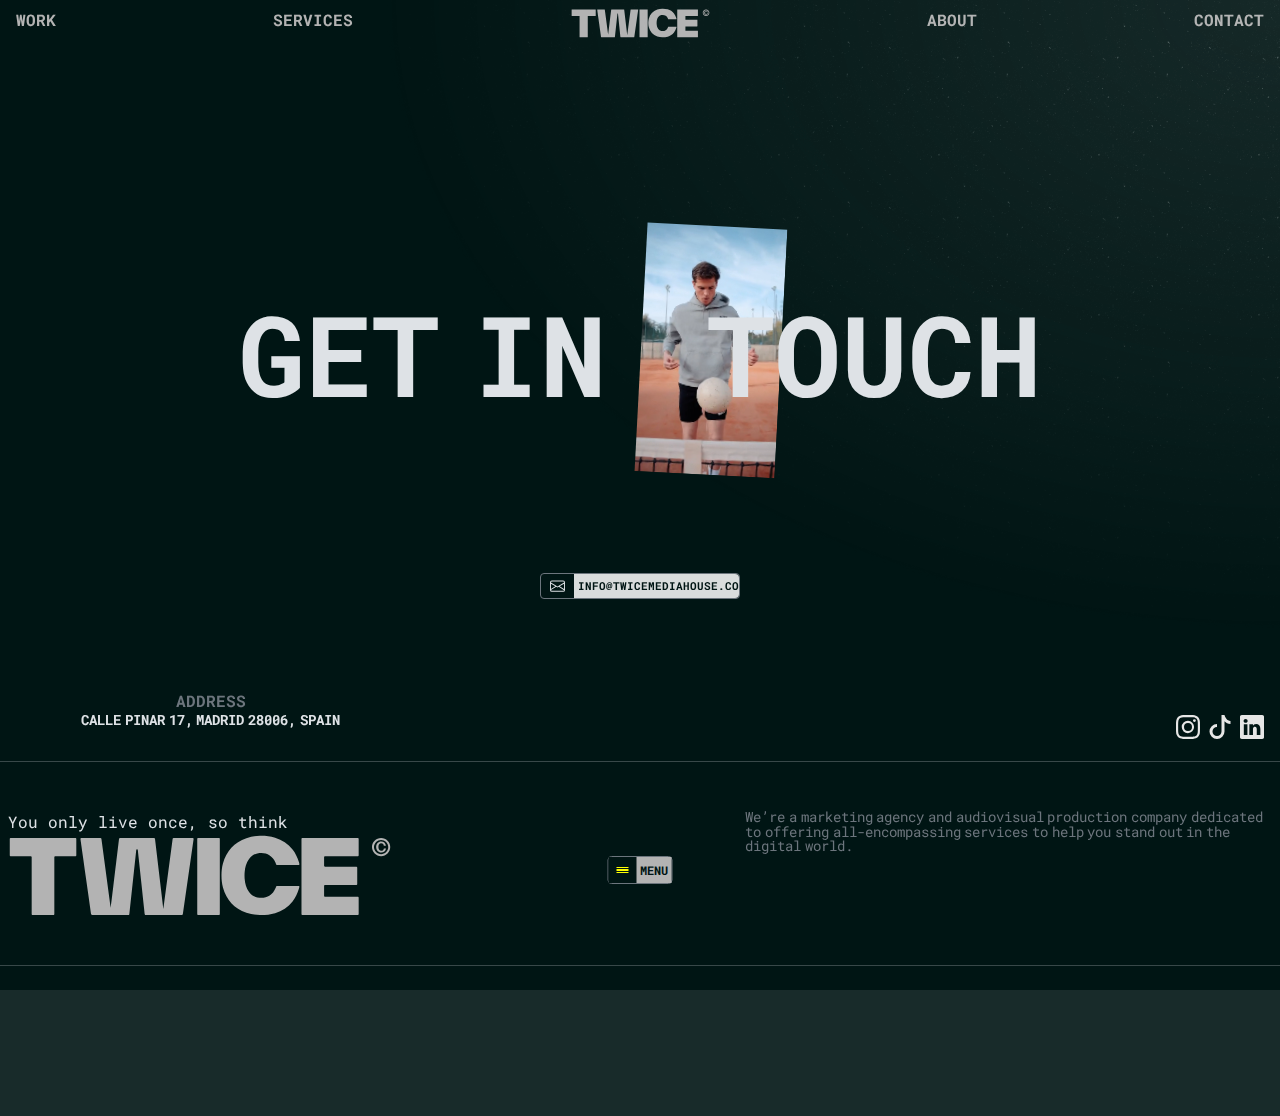
<file: contact.html>
<!DOCTYPE html>
<html lang="en" data-bs-theme='dark'>
<head>
    <meta name="viewport" content="width=device-width, initial-scale=1.0">

    <link rel="stylesheet" href="css/contact.css">
    <link rel="stylesheet" href="css/general.css">

    <script src="js/general/components.js" defer></script>
    <script src="js/general/translated-elements.js" defer></script>

    <title> Contact - TWICE©</title>
    <link rel="icon" name ="twise media website icon" href="../images/logo.svg">
</head>
<body>

    <header></header>
    <div class="overlay-gradient  position-absolute" inert></div>

    <main>
       <section class="contact text-uppercase fw-bold">

           <div class="text-center mx-auto ">

            <span class="get-in" data-trans-e>get in &nbsp;</span>
            
            <span class="position-relative video-container  ">

              <div class="video-overlay position-absolute" data-trans-e>
                <video src="videos/contact/contact-video.mp4" autoplay loop muted></video>
              </div>
              
            </span>  

            <span class="touch "  data-trans-e> touch</span>
            
            <div class="contact-grid-btn border border-secondary rounded-1  row"  data-trans-e>
            <div class=" col-2" >
                <svg xmlns="http://www.w3.org/2000/svg" width="16" height="16" fill="currentColor" class="bi bi-envelope" viewBox="0 0 16 16">
                    <path d="M0 4a2 2 0 0 1 2-2h12a2 2 0 0 1 2 2v8a2 2 0 0 1-2 2H2a2 2 0 0 1-2-2zm2-1a1 1 0 0 0-1 1v.217l7 4.2 7-4.2V4a1 1 0 0 0-1-1zm13 2.383-4.708 2.825L15 11.105zm-.034 6.876-5.64-3.471L8 9.583l-1.326-.795-5.64 3.47A1 1 0 0 0 2 13h12a1 1 0 0 0 .966-.741M1 11.105l4.708-2.897L1 5.383z"/>
                  </svg>
            </div>

            <div class="to-up text-uppercase fw-bold rounded-end-1 p-1 col-10" data-text='info@twicemediahouse.com'>
                <a href="#" inert>
                    info@twicemediahouse.com</a>
            </div>
            </div>

           </div>
         
           <div class="row address mb-4 pe-3">
    
             <div class="col col-12 col-sm-4  text-center  ">
        <span class="d-block text-secondary fs-6">address</span>
        <p class="p  mx-auto">Calle Pinar 17, Madrid 28006, Spain</p>
             </div>

             <div class="socials col col-12 col-sm-6 ms-auto   d-flex justify-content-center justify-content-sm-end pt-4 ">
        <ul class="d-flex justify-content-end gap-2 list-unstyled ">

            <li class="list-item ">
                <a href="">
                    <svg xmlns="http://www.w3.org/2000/svg" width="16" height="16" fill="currentColor" class="bi bi-instagram" viewBox="0 0 16 16">
                        <path d="M8 0C5.829 0 5.556.01 4.703.048 3.85.088 3.269.222 2.76.42a3.9 3.9 0 0 0-1.417.923A3.9 3.9 0 0 0 .42 2.76C.222 3.268.087 3.85.048 4.7.01 5.555 0 5.827 0 8.001c0 2.172.01 2.444.048 3.297.04.852.174 1.433.372 1.942.205.526.478.972.923 1.417.444.445.89.719 1.416.923.51.198 1.09.333 1.942.372C5.555 15.99 5.827 16 8 16s2.444-.01 3.298-.048c.851-.04 1.434-.174 1.943-.372a3.9 3.9 0 0 0 1.416-.923c.445-.445.718-.891.923-1.417.197-.509.332-1.09.372-1.942C15.99 10.445 16 10.173 16 8s-.01-2.445-.048-3.299c-.04-.851-.175-1.433-.372-1.941a3.9 3.9 0 0 0-.923-1.417A3.9 3.9 0 0 0 13.24.42c-.51-.198-1.092-.333-1.943-.372C10.443.01 10.172 0 7.998 0zm-.717 1.442h.718c2.136 0 2.389.007 3.232.046.78.035 1.204.166 1.486.275.373.145.64.319.92.599s.453.546.598.92c.11.281.24.705.275 1.485.039.843.047 1.096.047 3.231s-.008 2.389-.047 3.232c-.035.78-.166 1.203-.275 1.485a2.5 2.5 0 0 1-.599.919c-.28.28-.546.453-.92.598-.28.11-.704.24-1.485.276-.843.038-1.096.047-3.232.047s-2.39-.009-3.233-.047c-.78-.036-1.203-.166-1.485-.276a2.5 2.5 0 0 1-.92-.598 2.5 2.5 0 0 1-.6-.92c-.109-.281-.24-.705-.275-1.485-.038-.843-.046-1.096-.046-3.233s.008-2.388.046-3.231c.036-.78.166-1.204.276-1.486.145-.373.319-.64.599-.92s.546-.453.92-.598c.282-.11.705-.24 1.485-.276.738-.034 1.024-.044 2.515-.045zm4.988 1.328a.96.96 0 1 0 0 1.92.96.96 0 0 0 0-1.92m-4.27 1.122a4.109 4.109 0 1 0 0 8.217 4.109 4.109 0 0 0 0-8.217m0 1.441a2.667 2.667 0 1 1 0 5.334 2.667 2.667 0 0 1 0-5.334"/>
                      </svg>
                </a>
            </li>

            <li class="list-item ">
                <a href="">
                    <svg xmlns="http://www.w3.org/2000/svg" width="16" height="16" fill="currentColor" class="bi bi-tiktok" viewBox="0 0 16 16">
                        <path d="M9 0h1.98c.144.715.54 1.617 1.235 2.512C12.895 3.389 13.797 4 15 4v2c-1.753 0-3.07-.814-4-1.829V11a5 5 0 1 1-5-5v2a3 3 0 1 0 3 3z"/>
                      </svg>
                </a>
            </li>

            <li class="list-item ">
                <a href="">
                    <svg xmlns="http://www.w3.org/2000/svg" width="16" height="16" fill="currentColor" class="bi bi-linkedin" viewBox="0 0 16 16">
                        <path d="M0 1.146C0 .513.526 0 1.175 0h13.65C15.474 0 16 .513 16 1.146v13.708c0 .633-.526 1.146-1.175 1.146H1.175C.526 16 0 15.487 0 14.854zm4.943 12.248V6.169H2.542v7.225zm-1.2-8.212c.837 0 1.358-.554 1.358-1.248-.015-.709-.52-1.248-1.342-1.248S2.4 3.226 2.4 3.934c0 .694.521 1.248 1.327 1.248zm4.908 8.212V9.359c0-.216.016-.432.08-.586.173-.431.568-.878 1.232-.878.869 0 1.216.662 1.216 1.634v3.865h2.401V9.25c0-2.22-1.184-3.252-2.764-3.252-1.274 0-1.845.7-2.165 1.193v.025h-.016l.016-.025V6.169h-2.4c.03.678 0 7.225 0 7.225z"/>
                      </svg>
                </a>
            </li>
        </ul>
             </div>
           </div>

       </section>
    </main>
    
    <footer></footer>    





</body>
</html>
</file>
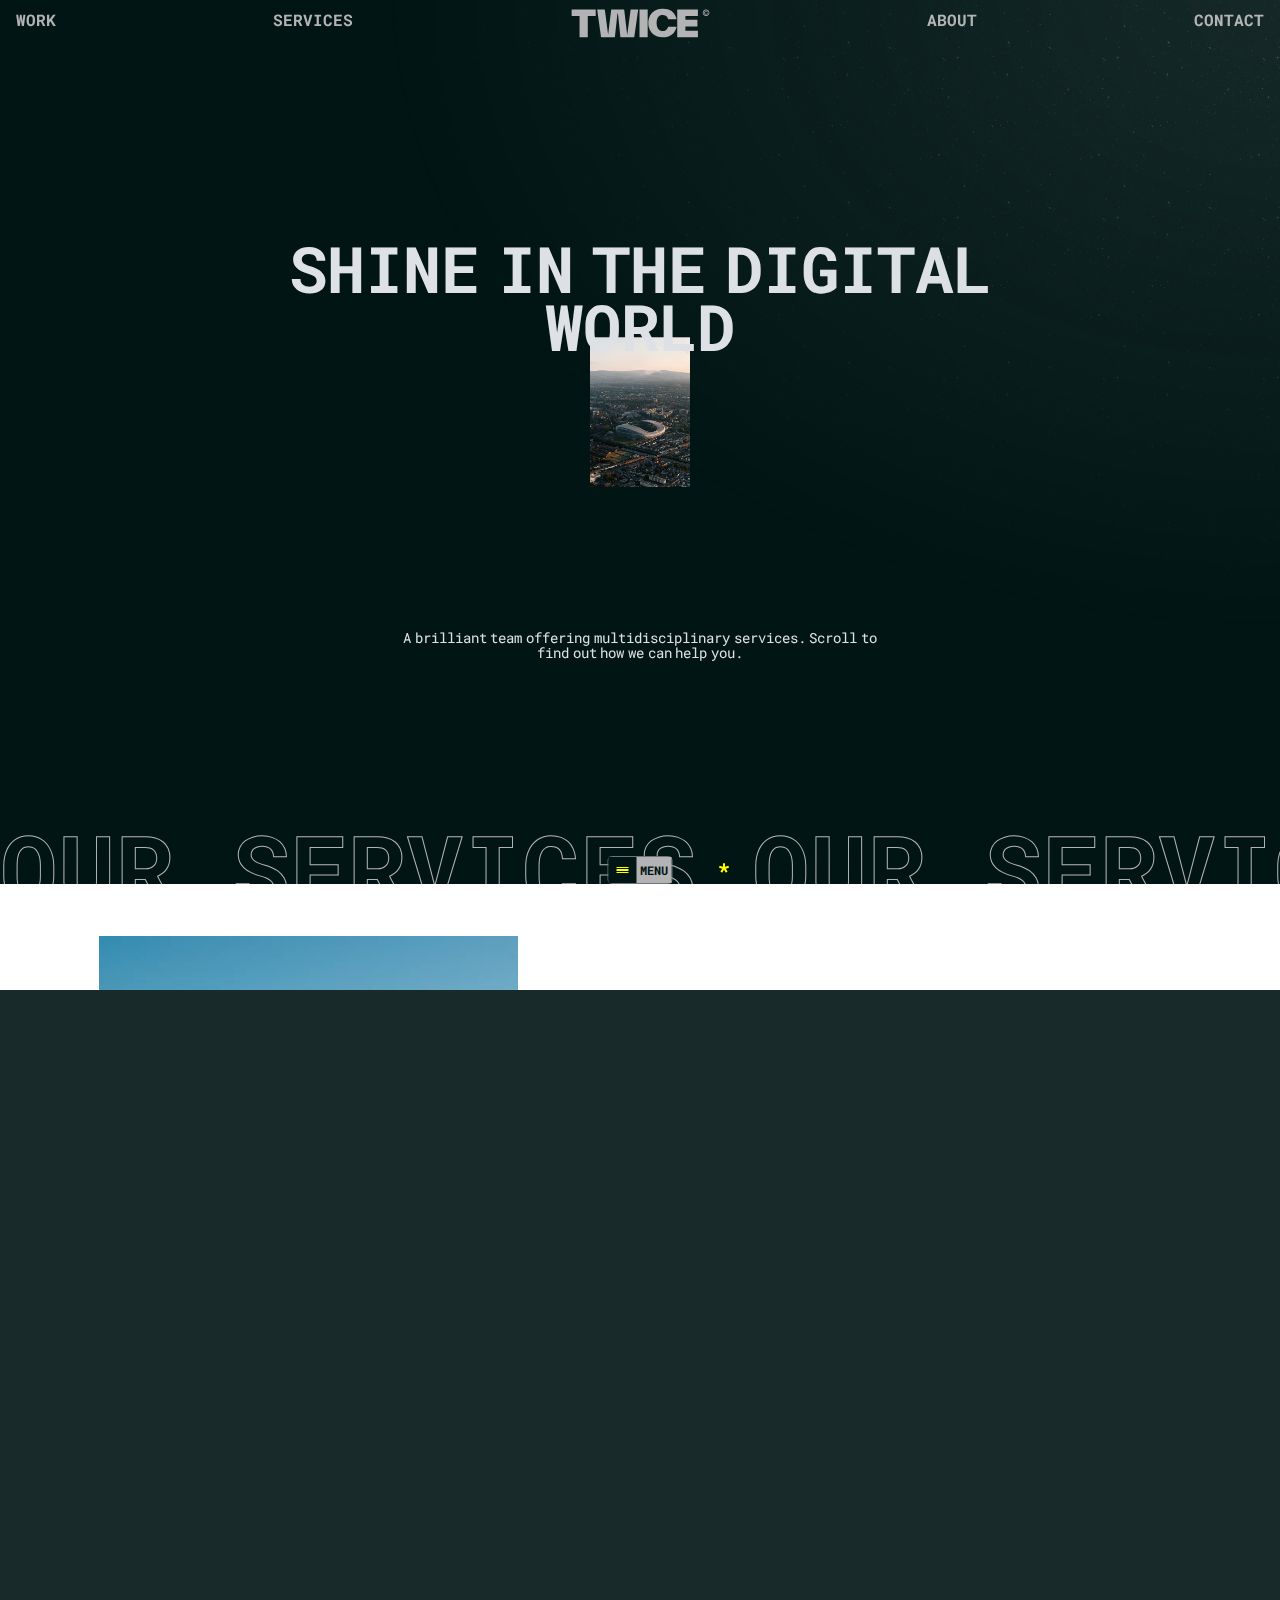
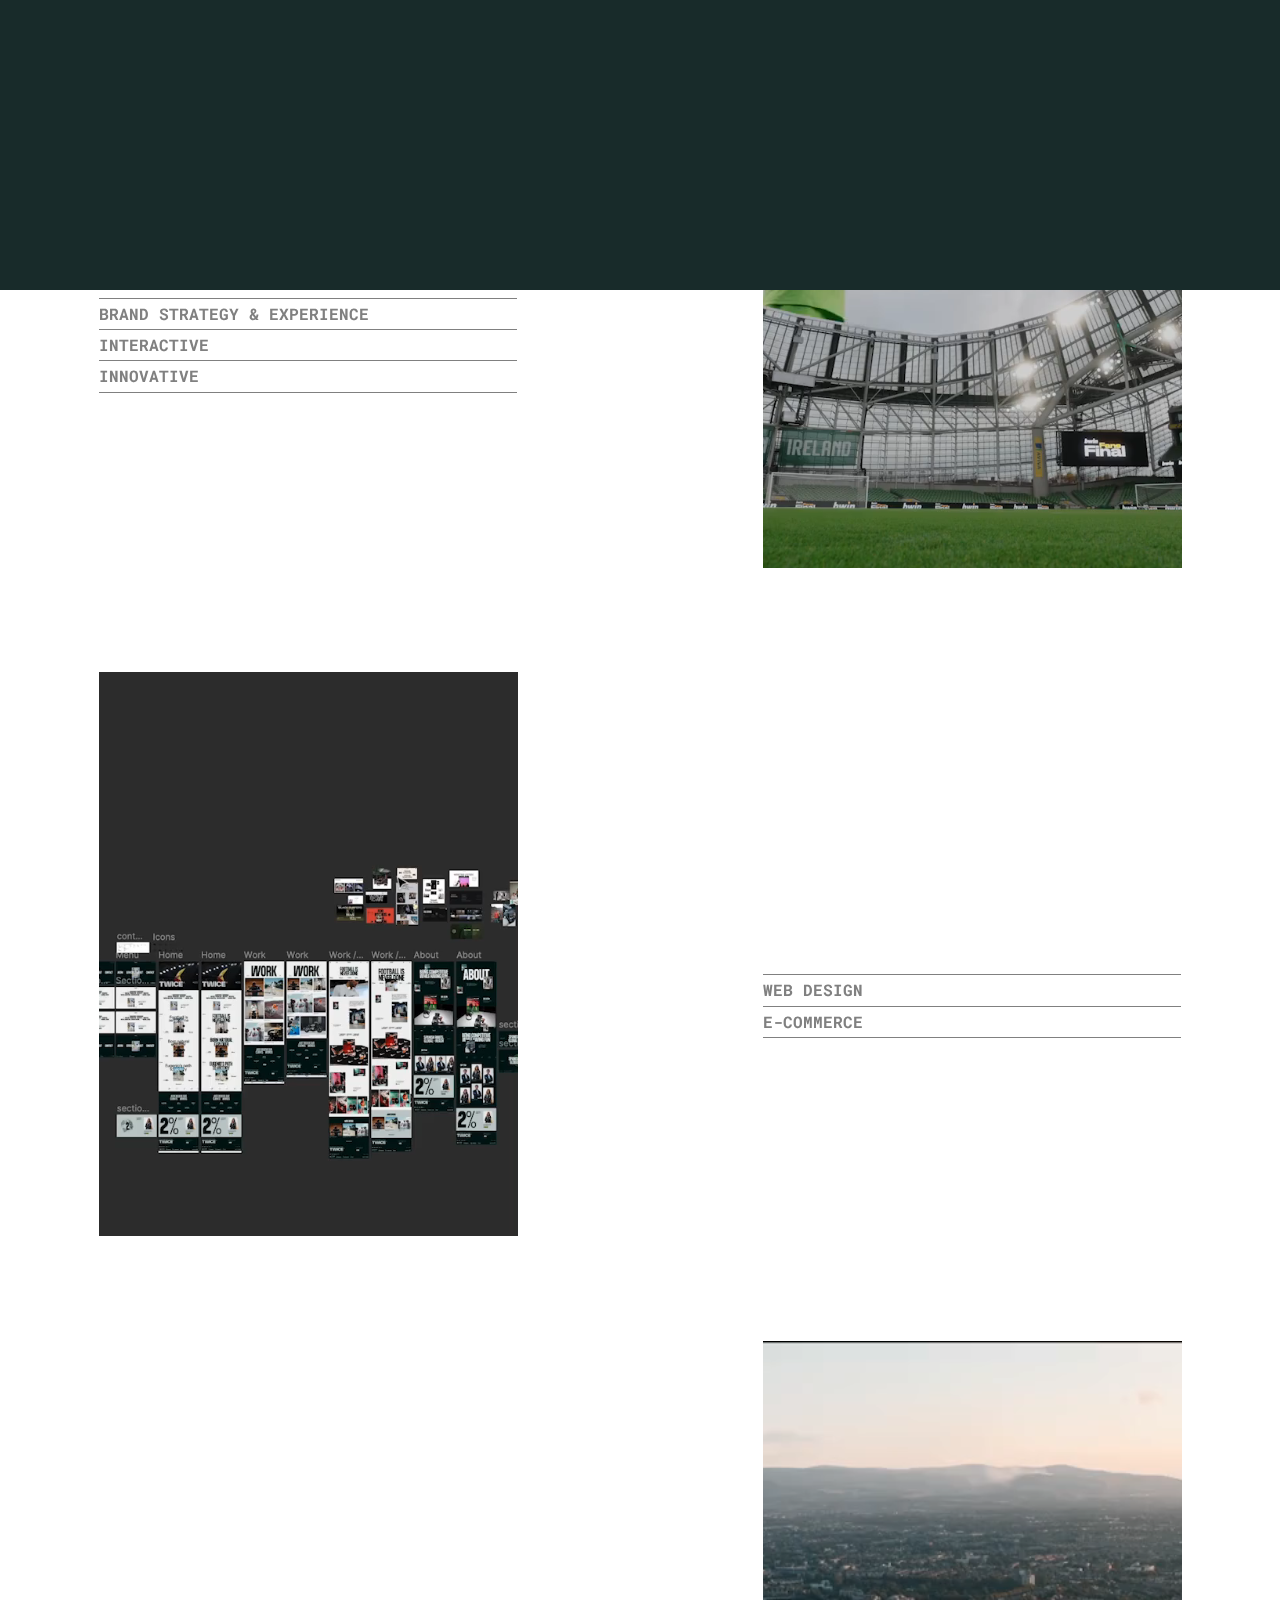
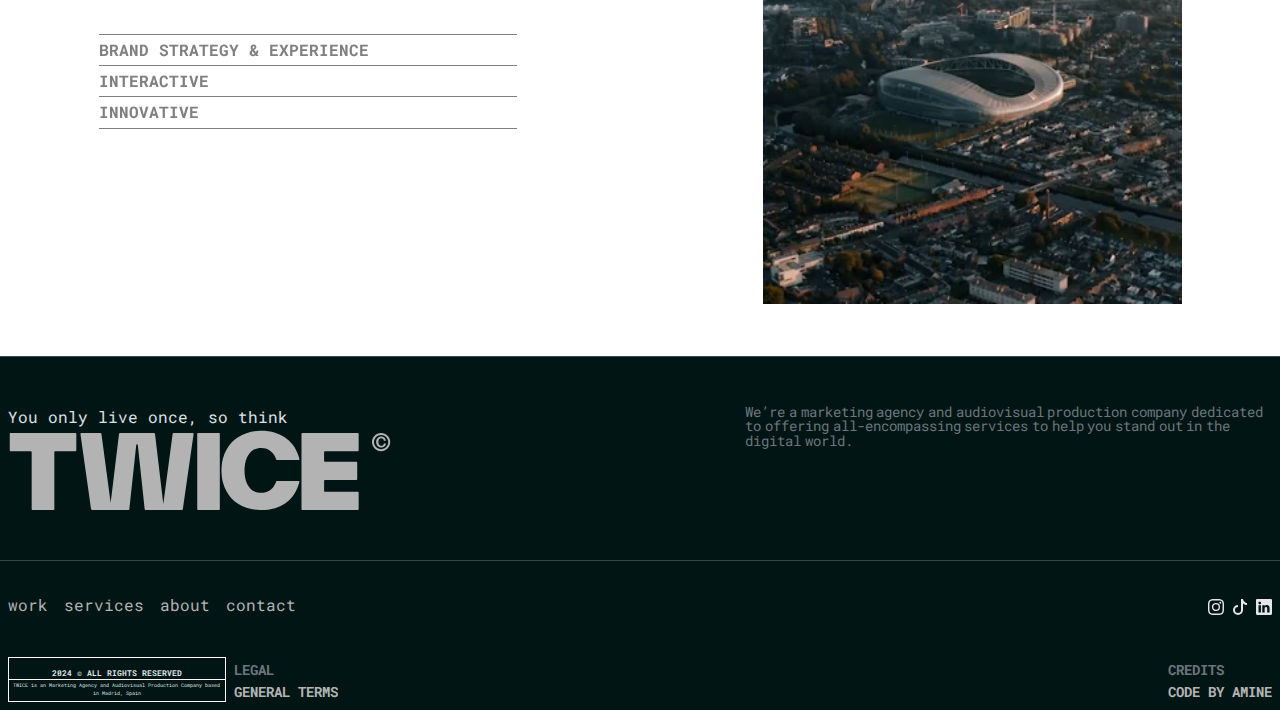
<file: services.html>
<!DOCTYPE html>
<html lang="en" data-bs-theme="dark">
<head>
    <meta name="viewport" content="width=device-width, initial-scale=1.0">

    <link rel="stylesheet" href="css/general.css">
    <link rel="stylesheet" href="css/services.css">


    <script src="js/general/components.js" defer></script>
    <script src="js/general/hz-scroll.js" defer></script>
    <script src="js/general/translated-elements.js" defer></script>
    <script src="js/general/header-clr.js" defer></script>

    <link rel="icon" name ="twise media website icon" href="../images/logo.svg">

    <title> Services - TWICE©</title>
</head>
<body>

<header></header>


<main>
    <section class="heading-wrapper-section position-relative ">
        <div class="heading-wrapper  py-5 position-relative ">
    
            <div class="bg-img position-absolute top-50 start-50">
                <video src="videos/services/video.mp4" autoplay loop data-trans-e></video>
            </div>
    
            <span class=" heading-text title d-block mx-auto text-uppercase fw-bold text-center " data-trans-e>
             Shine in the digital world
            </span>
        </div>
    

        <p class="mx-auto text-center py-5 p" data-trans-e>
            A brilliant team offering multidisciplinary services. Scroll to find out how we can help you.
        </p>


        <div class="stroke-inf-scroll ">
        
            <div class="scroller  text-uppercase fw-bold " data-speed="slow" data-direction="right">
                <ul class="tag-list list-unstyled scroller__inner ">
                  <li> our services</li>
                  <li>
                    <svg width="24" height="24" viewBox="0 0 24 24" fill="none" xmlns="http://www.w3.org/2000/svg">
                        <path d="M10.1016 16.652L8.36246 15.55L10.2178 12.7369L7 11.7511L7.57904 9.7796L10.9712 10.7934V7.34521H13.0288V10.7954L16.421 9.7816L17 11.7531L13.7522 12.7389L15.6075 15.552L13.8684 16.654L11.983 13.7547L10.1016 16.652Z" fill="var(--lines-menu-clr)"></path>
                    </svg> 
                  </li>
     
                  <li> our services</li>
                  <li>
                    <svg width="24" height="24" viewBox="0 0 24 24" fill="none" xmlns="http://www.w3.org/2000/svg">
                        <path d="M10.1016 16.652L8.36246 15.55L10.2178 12.7369L7 11.7511L7.57904 9.7796L10.9712 10.7934V7.34521H13.0288V10.7954L16.421 9.7816L17 11.7531L13.7522 12.7389L15.6075 15.552L13.8684 16.654L11.983 13.7547L10.1016 16.652Z" fill="var(--lines-menu-clr)"></path>
                    </svg> 
                  </li>

                </ul>
            </div> 
        
        </div>

    </section>


 <section class="services-wrapper  bg-white">

    <div class="service-wrapper  py-5 gap-5 row">
        
        <div class="services-video  p-1 col-4">
            <video src="videos/services/audiovisual.mp4" autoplay loop></video>
        </div>
    
        <div class="service-content p-1 col-4 d-flex flex-column justify-content-center">
            <span class="text-uppercase fw-bold text-dark" data-trans-e="">audiovisual</span>
            <p class="text-black p" data-trans-e="">Development and production of original audiovisual content to effectively convey the message of our clients.</p>
    
            <ul class="list-unstyled mt-4 text-uppercase fw-bold ">
                <li>Social Media Content</li>
                <li>Large Commercial Productions</li>
                <li>3D, CGI, VFX</li>
                <li>Drone FPV</li>
            </ul>
        </div>
    
    </div>
    
    <div class="service-wrapper  py-5 gap-5 row">
        
        <div class="service-content p-1 col-4 d-flex flex-column justify-content-center">
            <span class="text-uppercase fw-bold text-dark" data-trans-e="">creativity</span>
            <p class="text-black p" data-trans-e="">Innovative ideas and unconventional solutions for each project, adding value and originality to our audiovisual products.</p>
    
            <ul class="list-unstyled mt-4 text-uppercase fw-bold ">
                <li>Brand Strategy & Experience</li>
                <li>Interactive</li>
                <li>innovative</li>
            </ul>
        </div>
    
        <div class="services-video  p-1 col-4">
            <video src="videos/services/creativity.mp4" autoplay loop></video>
        </div>
    
    </div>
    
    <div class="service-wrapper  py-5 gap-5 row">
        
        <div class="services-video  p-1 col-4">
            <video src="videos/services/ux.mp4" autoplay loop></video>
        </div>
    
        <div class="service-content p-1 col-4 d-flex flex-column justify-content-center">
            <span class="text-uppercase fw-bold text-dark" data-trans-e="">user Experience</span>
            <p class="text-black p" data-trans-e="">Design and development of attractive and intuitive websites, customised to reflect the identity of our clients companies.</p>
    
            <ul class="list-unstyled mt-4 text-uppercase fw-bold ">
                <li>web design</li>
                <li>E-commerce</li>
            </ul>
        </div>
    
    </div>
    
    <div class="service-wrapper  py-5 gap-5 row">
        
        <div class="service-content p-1 col-4 d-flex flex-column justify-content-center">
            <span class="text-uppercase fw-bold text-dark" data-trans-e="">graphic design</span>
            <p class="text-black p" data-trans-e="">Innovative ideas and unconventional solutions for each project, adding value and originality to our audiovisual products.</p>
    
            <ul class="list-unstyled mt-4 text-uppercase fw-bold ">
                <li>Brand Strategy & Experience</li>
                <li>Interactive</li>
                <li>innovative</li>
            </ul>
        </div>
    
        <div class="services-video  p-1 col-4">
            <video src="videos/services/video.mp4" autoplay loop></video>
        </div>
    
    </div> 

</section>




<div class="overlay-gradient  position-absolute" inert></div>

</main>


<footer></footer>    



























</body>
</html>
</file>
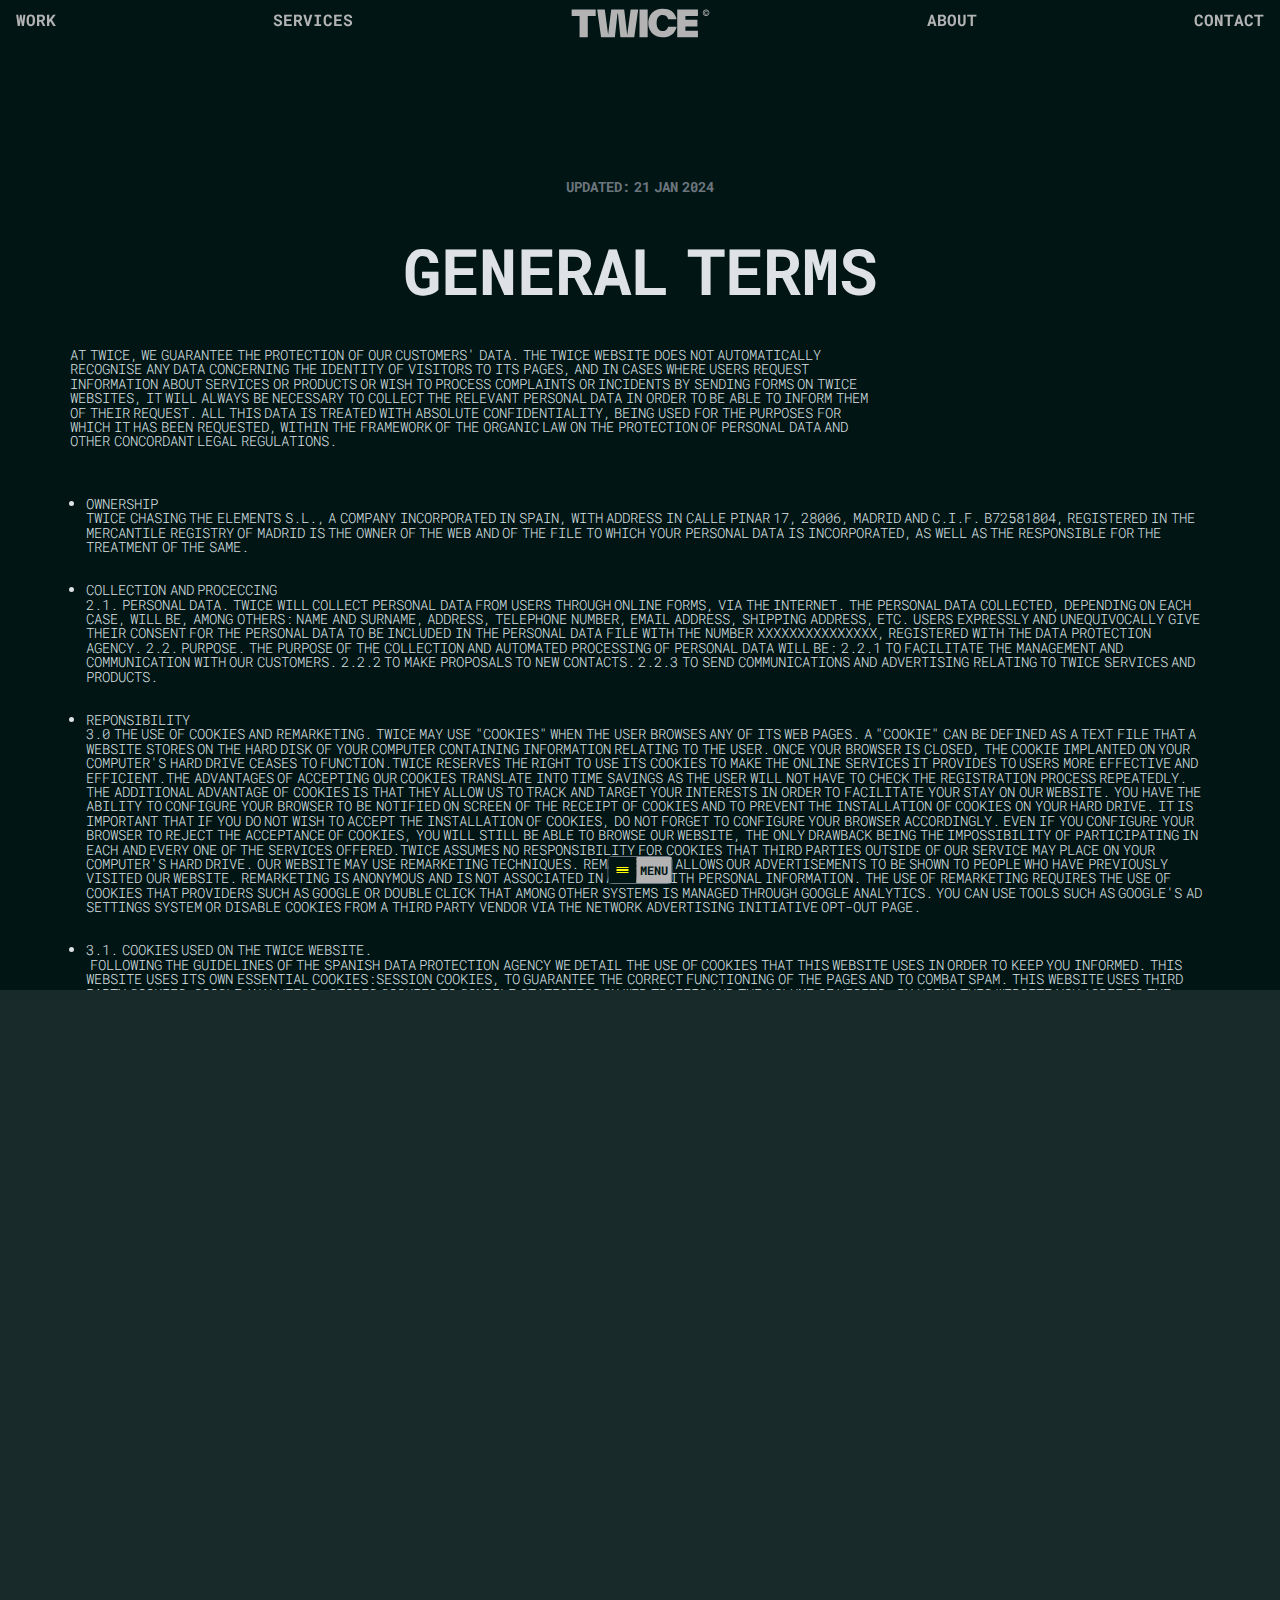
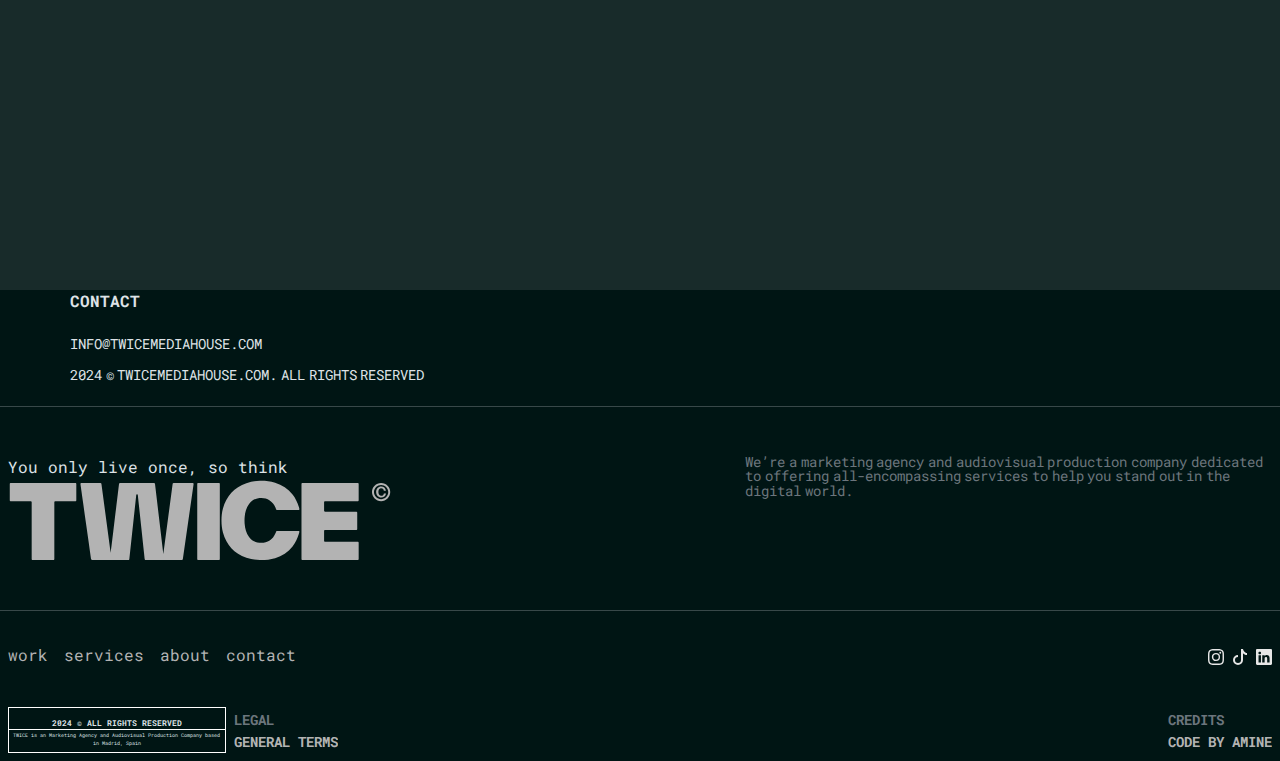
<file: terms.html>
<!DOCTYPE html>
<html lang="en" data-bs-theme="dark">
<head>
    <meta name="viewport" content="width=device-width, initial-scale=1.0">

    <link rel="stylesheet" href="css/general.css">

    <script src="js/general/components.js" defer></script>

    <link rel="icon" name ="twise media website icon" href="../images/logo.svg">

    <title> terms</title>

<style>
        .terms-wrapper{
    margin-top: 20vh;
    p{
        --_p-sm-mxw : 100ch ;
    }

    ul li{
        --_p-sm-mxw : 200ch ;
        margin-top: 2em;
    }
}

    </style>
</head>
<body>


<header></header>


    <div class="text-uppercase  terms-wrapper container mx-auto mb-4">

        <p class="text-secondary p my-5 mx-auto text-center fw-bold">Updated: 21 JAN 2024</p>
        <p class="title mx-auto text-center fw-bold">general terms</p>





        <p class="p  my-5 fw-light">
                At TWICE, we guarantee the protection of our customers' data. The TWICE website does not automatically recognise any data concerning the identity of visitors to its pages, and in cases where users request information about services or products or wish to process complaints or incidents by sending forms on TWICE websites, it will always be necessary to collect the relevant personal data in order to be able to inform them of their request. All this data is treated with absolute confidentiality, being used for the purposes for which it has been requested, within the framework of the Organic Law on the Protection of Personal Data and other concordant legal regulations.
        </p>


        <ul class=" ps-3  fw-light">
            <li class="p">
                ownership <br>
                ‍TWICE CHASING THE ELEMENTS S.L., a company incorporated in Spain, with address in Calle Pinar 17, 28006, Madrid and C.I.F. B72581804, registered in the Mercantile Registry of Madrid is the owner of the web and of the file to which your Personal Data is incorporated, as well as the responsible for the treatment of the same.
            </li>

            <li class ='p'>
                collection and proceccing <br>

                ‍2.1. Personal Data. TWICE will collect Personal Data from Users through online forms, via the Internet. The Personal Data collected, depending on each case, will be, among others: name and surname, address, telephone number, email address, shipping address, etc. Users expressly and unequivocally give their consent for the Personal Data to be included in the Personal Data File with the number XXXXXXXXXXXXXXX, registered with the data protection agency.
               2.2. Purpose. The purpose of the collection and automated processing of Personal Data will be: 2.2.1 To facilitate the management and communication with our customers.
               2.2.2 To make proposals to new contacts.
               2.2.3 To send communications and advertising relating to TWICE services and products.
            </li>
            <li class ='p'>
                reponsibility<br>
                3.0 The use of cookies and remarketing.
                ‍TWICE may use "cookies" when the User browses any of its web pages. A "cookie" can be defined as a text file that a website stores on the hard disk of your computer containing information relating to the User. Once your browser is closed, the cookie implanted on your computer's hard drive ceases to function.TWICE reserves the right to use its cookies to make the online services it provides to Users more effective and efficient.The advantages of accepting our cookies translate into time savings as the User will not have to check the registration process repeatedly. The additional advantage of cookies is that they allow us to track and target your interests in order to facilitate your stay on our Website. You have the ability to configure your browser to be notified on screen of the receipt of cookies and to prevent the installation of cookies on your hard drive. It is important that if you do not wish to accept the installation of cookies, do not forget to configure your browser accordingly. Even if you configure your browser to reject the acceptance of cookies, you will still be able to browse our website, the only drawback being the impossibility of participating in each and every one of the services offered.TWICE assumes no responsibility for cookies that third parties outside of our service may place on your computer's hard drive. Our website may use remarketing techniques. Remarketing allows our advertisements to be shown to people who have previously visited our website. Remarketing is anonymous and is not associated in any way with personal information. The use of remarketing requires the use of cookies that providers such as Google or Double Click that among other systems is managed through Google Analytics. You can use tools such as Google's ad settings system or disable cookies from a third party vendor via the Network Advertising Initiative opt-out page.
            </li>

            <li class ='p'>
                3.1. Cookies used on the TWICE website.<br>
‍                Following the guidelines of the Spanish Data Protection Agency we detail the use of cookies that this website uses in order to keep you informed. This website uses its own essential cookies:Session cookies, to guarantee the correct functioning of the pages and to combat spam. This website uses third party cookies:Google Analytics: Stores cookies to compile statistics on web traffic and the volume of visits. By using this website you agree to the processing of information about you by Google. The exercise of any right in this regard must be communicated directly to Google.Social networks or video platforms: Social networks such as Facebook or Twitter use their own cookies so that you can click on their buttons such as Like or Share. Also YouTube video players use cookies for their operation.Advertising Cookies: Google Remarketing to personalise the advertising experience.
            </li>

            <li class ='p'>
                3.2. Information about advertising cookies. <br>
               ‍When you visit our website www.twicemediahouse.com we place advertising cookies that will be installed on your computer, advertising cookies allow us to understand your interests. The techniques used by our partners do not collect personal information such as name, email address or telephone number.
            </li>
            <li class ='p'>
                3.3. Deactivation or deletion of cookies. <br>
                ‍You may at any time exercise your right to deactivate or delete cookies from this website. This action is carried out differently depending on the browser you are using.most browsers that exist usually indicate how to configure the browser to not accept cookies, to notify you each time you receive a new cookie, as well as to disable cookies completely from your browser. To control how you want the information collected to be used, you can configure your computer's browser in the way you prefer.you should be aware that in the event that cookies are disabled, the quality of the website may decrease or it may be more difficult to identify you.You can find information on the different aspects of the different browsers through these links:Chrome Support Google.comExplorer Windows Microsoft.comFirefox Support Mozilla.orgSafari Support Apple.comYou can also visit Network Advertising to configure and disable advertising functions.
            </li>
            <li class ='p'>
                3.4. Additional notes. <br>Neither this website nor its legal representatives are responsible for the content or the veracity of the privacy policies of the third parties mentioned in the cookie policy, and browsers are tools responsible for storing cookies and from them you can directly exercise the right to delete or disable cookies. Neither this website nor its legal representatives can guarantee the correct or incorrect handling of cookies by the aforementioned browsers.in some cases it is necessary to install cookies so that the browser does not forget your decision not to accept them.in the case of Google Analytics cookies, Google stores cookies on servers located outside Spain, pledging not to share it with third parties, except in cases where necessary for the operation of the system or when the law requires it to do so. Google, as indicated, does not store IP addresses. Google Inc. is a signatory to the Safe Harbour Agreement, which guarantees that all data transferred will be treated with a level of protection in accordance with European regulations. Detailed information on this can be found at this link. If you would like information on how Google uses cookies, you can see it by clicking on this link.
            </li>
            <li class ='p'>
                links <br>
                 ‍This Website includes hyperlinks ("links") that allow you to move to other pages or Websites. TWICE accepts no responsibility whatsoever for the Data Protection Policies that may be adopted therein, and Users are advised to inform themselves of the content of the same. In any case, Users are fully aware that this Privacy Policy applies solely and exclusively to the information contained on this TWICE Website.
            </li>
            <li class ='p'>
                5 . Rights of access, rectification, cancellation and opposition. <br>
               Those individuals who have provided their data to J&B ASESORES may contact the latter, as the party responsible for the Personal Data File, in order to exercise their rights of access, cancellation, rectification and opposition with respect to the data included in the Personal Data File, given the very personal nature of these rights, it will be necessary for the affected party to prove their identity to TWICE. TWICE reserves the right to adopt the appropriate measures in order to verify their identity. The rights of access, rectification, cancellation and opposition may be exercised in accordance with the provisions of current legislation. The User must send a written communication addressed to TWICE's Customer Service Department at Calle Pinar 17, 28006, Madrid.
            </li>

            <p class="p">Upon receipt of your request, TWICE will notify you of its decision within the time limits set out in the applicable legislation at any given time.
            </p>

            <li class ='p'>
                Change of Regulations <br>
                ‍TWICE reserves the right to modify this Privacy Policy in order to adapt it to new legislative or jurisprudential developments, as well as to those that may derive from existing standard codes on the subject or for strategic and/or corporate reasons. Any doubts, questions or comments you may have regarding this Privacy Policy should be addressed to TWICE at Calle Pinar 17, 28006, Madrid, Spain, without prejudice to the right to request the necessary consent of the data subjects to carry out the required processing when such consent is not considered to have been granted in accordance with the terms of this Privacy Policy.
            </li>


        </ul>

    

        <span class="fw-bold my-4 d-block">address</span>
        <p class="p ">CALLE PINAR 17, MADRID 28006, SPAIN</p>
       
        <span class="fw-bold my-4 d-block">contact</span>
        <p class="p ">INFO@TWICEMEDIAHOUSE.COM</p>
        <p class="p mt-3">2024 © Twicemediahouse.com. All rights reserved</p>
    </div>

<footer></footer>    


    
</body>
</html>
</file>
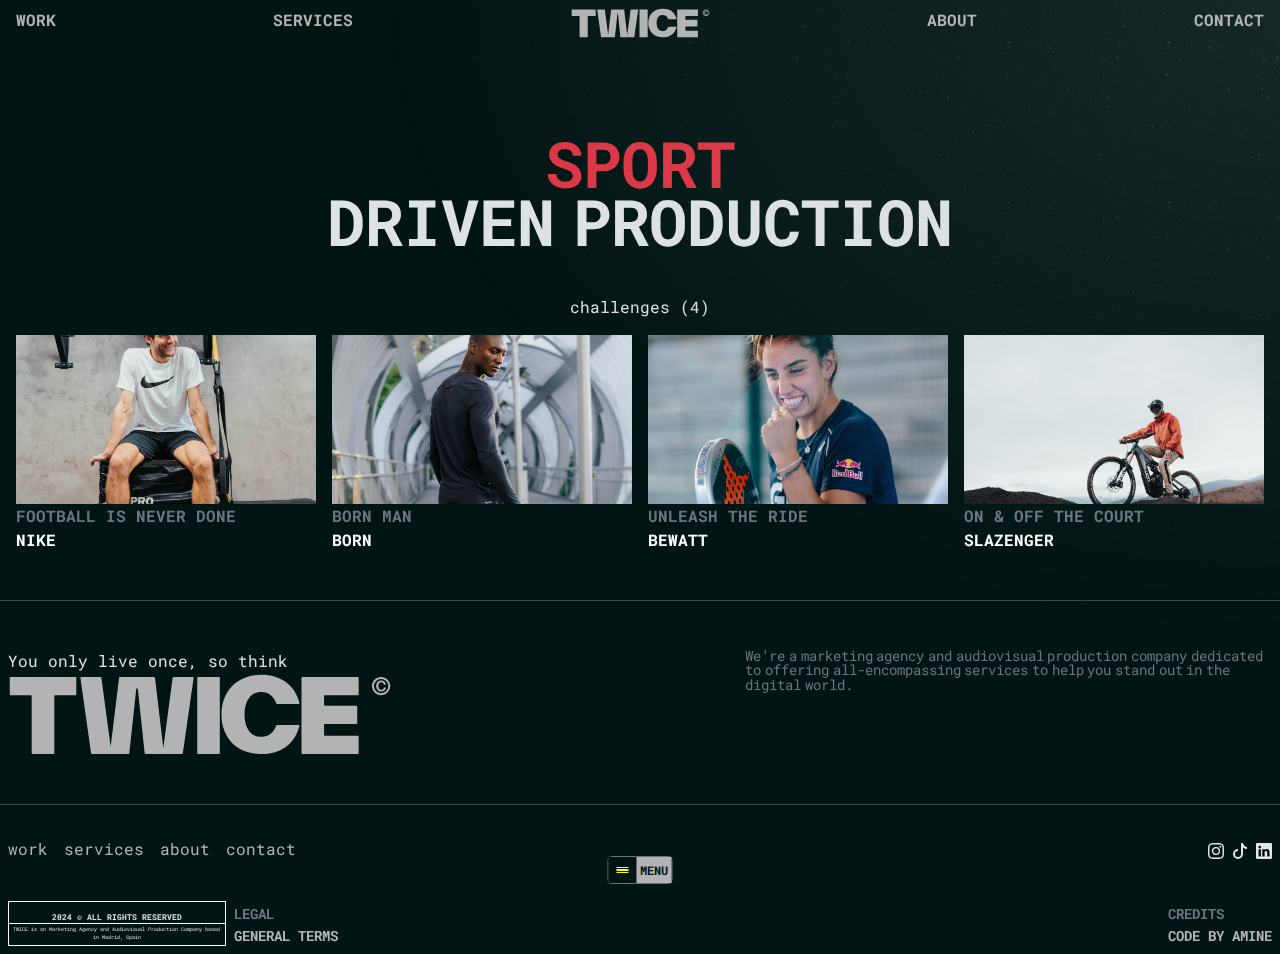
<file: work.html>
<!DOCTYPE html>
<html lang="en" data-bs-theme="dark">
<head>
    <meta charset="UTF-8">
    <meta name="viewport" content="width=device-width, initial-scale=1.0">

    <link rel="stylesheet" href="css/general.css">
    <link rel="stylesheet" href="css/work.css">

    <script src="js/general/components.js" defer></script>
    <script src="js/work.js" defer type ="module"></script>


    <link rel="icon" name ="twise media website icon" href="../images/logo.svg">
    
    <title>Work - TWICE©</title>
</head>
<body>

<header></header>

    <main>
        
        <h1 class="title text-center text-uppercase  mx-auto fw-bold">
            <span class="text-danger">sport</span> <br>
            driven production
        </h1>
    
    
        <span class="text-center d-block mb-3" challenges></span>
    
        <section class="work-wrapper  px-3 mb-5" work-wrapper></section>
    
        
        <div class="overlay-gradient  position-absolute" inert></div>
    </main>
<footer></footer>    


</body>
</html>
</file>
<file: css/home.css>
:root {
    --gap: calc(var(--features-title-size) * 0.2);
  --row-gap: var(--gap);
  --col-gap: var(--gap);
  --features-title-size: clamp(5em, 7.5vw, 7.5em);
}


.home-section-container {
    height: 100dvh;
    display: grid;
    > * {
        grid-column: 1;
        grid-row: 1;
    }
    .title {
        justify-self: center;
        translate: 0 50% ;
        text-wrap: initial;
        --_title-mxw : 20ch ;
    }
    .title .text-scroll-reveal {
        animation-timeline: scroll();
    }
    .title + div {
        align-self: end;
    }
}


.video-bg {
    inset: 0;
    pointer-events: none;
    iframe {
        scale: 1 1.2;
    }
}





.text span{
    --txt-sp-fs :  clamp(.8rem, 5vw, 1.3rem) ; 
    font-size: var(--txt-sp-fs);
    display: block;
    text-align: center;
    word-spacing: calc(var(--txt-sp-fs) * -.2);
    
}
sup {
    color: grey;
    font-size: .7em;
}











.team-highlight {
    justify-content: center;
}
.team-description p{
    line-height: 1.5;
}





.ex-title {
    --_title-mxw : 15ch ;
    margin-top: 5vh;
}


.thumbnail-wrapper {
    display: grid;
    grid-template-areas:"scroll-sm ex-vid ex-talent" ;
    gap: 1rem;

    .production {
        font-size: .7rem;
    }
    .scroll-container{
        max-width: 150px;
        grid-area: scroll-sm;
    }
    .ex-talent {
        grid-area: ex-talent;
    }
    .ex-vid {
        max-width: 30vw;
        grid-area: ex-vid;
        aspect-ratio: 16 /12;
    }
}


.talents {
    translate: 0 -150%;
}


.quote  blockquote {
    width: 20ch;
    font-size: var(--title-fs);
    word-spacing: calc(var(--title-fs) * -.3);
}


.features-container {
    container: features-container / inline-size;
}

.features {
    --features-title-size : clamp(.7rem, 3vw - .3rem, .9rem) ;
    --name-size : clamp(.6rem, 3vw , .7rem) ;

    --grid-gap : 10vw;
    --cols : 3;

    gap: calc(var(--row-gap) * 2) var(--grid-gap);


    div {
        width: calc(
        (90% / var(--cols)) - (var(--grid-gap) * ((var(--cols) - 1) / var(--cols))));
    }

    h6 {
        text-wrap: initial;
        font-size: var(--features-title-size);
        word-spacing: calc(var(--features-title-size) * -.3);
    }
    
    span {
        font-size: var(--name-size);
    }
  

} 

@container features-container (width < 600px){

.features {
    --grid-gap : 10vw;
    --cols : 2;
    div:nth-child(3) {
        min-width: 100%;
    }
} 

}






.home-intro {
    background: var(--bg-body);
    inset: 0;
}


.load {
    width: var(--_width);

    > div {
      --_height : 50px;
      height:var(--_height);
    }
      
}
  

  

  
@media (width <= 576px){

    .load {
      --_width : 65vw;
      > div {
        --_height:40px;
      }
    }

    .team-description p{
        margin-inline: auto;
    }





    .features {
        --col-gap: 15vw;
        --cols: 2;
    } 
    

}
  
@media (width >= 576px){
    .load {
      --_width : 30vw;
      > div {
        --_height:50px;
      }
    }

}

@media (width < 992px){
    
.thumbnail-wrapper {
    grid-template-areas:
    " ex-vid ex-vid" 
    "scroll-sm  ex-talent" ;

    .ex-vid {
        max-width: 45vw;
    }
}

}
</file>
<file: css/about.css>
.heading-wrapper {
    --_heading-margin : 15vw ;
    margin-top: var(--_heading-margin);

    .bg-img {
        width: 90px;
        aspect-ratio: 6 / 9;
        top: 0;
        left: 20%;
        translate: 0 -25%;
    }
}





.intro-wrapper {
    display: grid;
    grid-template-areas: "vid txt img";

    div:first-child {
      grid-area: vid ;
    }
    
    div:nth-child(2) {
      grid-area: txt ;
    }
    
    div:last-child {
      grid-area: img;
      translate: 35% -55%;
    }
 
    div:nth-child(odd) {
      aspect-ratio: 6 / 9;
      max-width: 15vw;
  }    

    :where(img, video) {
        border-radius: .1rem;
    }

}

:where(.intro-wrapper, .our-vision ) p{
    color: var(--dark-grey);
}

.our-vision {
    justify-content: end;
    span {
        font-size: clamp(1rem, 5vw, 2rem);
    }
}










@layer circle-wrapper {
  
  .circle-wrapper {
    --_circle-clr: rgb(255 255 0 / .5);
    display: grid;
    place-items: center;

    * {
      grid-column: 1;
      grid-row: 1;
    }

    span {
      --_title-mxw: 15ch;
    }
  }

  .circle {
    width: var(--_circle-size);
    aspect-ratio: 1;
    border: 0.3px solid var(--_circle-clr);
  }

  [class*="circle"] {
    --_circle-size: var(--circle-size);
  }

  .circles-container.circle {
    --circle-size: 30vw;

    > .circle {
      left: 50%;
    }
  }

  .circle-sm {
    --circle-size: 50%;
  }

  .top-circle-sm {
    translate: -50% -35%;
    rotate: x 65deg;
  }

  .bottom-circle-sm {
    translate: -50% 35%;
    rotate: x 65deg;
  }

  .circle-md {
    --circle-size: 90%;
    rotate: x 72deg;
  }

  .top-circle-md {
    translate: -50% -20%;
  }

  .bottom-circle-md {
    translate: -50% 30%;
  }

  .circle-center {
    --circle-size: 100%;
    transform: rotateX(70deg) translateX(-50%);
  }

  :where(.circle, .vertical) {
    border-radius: 50%;
  }

  :where(.circles-container > .circle, .vertical) {
    position: absolute;
  }

  .vertical {
    inset: 0;
    rotate: y var(--_rotate-y);
    animation: rotate 3s linear infinite;
    border-left: 0.3px solid var(--_circle-clr);
  }

  @keyframes rotate {
    to {
      rotate: y calc(var(--_rotate-y) + 20deg);
    }
  }
}

.stroke-inf-scroll {
    .scroller {
      max-width: 100vw;
    }
      .scroller li {
        font-size: clamp(4rem, 7.5vw, 7.5rem);
        color: transparent;
        -webkit-text-stroke: 1px var(--dark-grey);
        translate: 0 50%;
      }
}




@layer squad {
  
  .squad-container {
      display: grid;
      grid-template-columns: repeat(auto-fit, minmax(160px, 1fr));
      padding-inline: 5vw;
      grid-gap: 5vw;

      &:hover > div:not(:hover) {
        filter: grayscale(100%);
      }
  
  }
  
  .squad-member-wrapper {

    transition: all .5s ease;
      &:hover q {
          opacity: 1;
          translate: 0 -100%;
      }
      &:hover img {
          scale: 1.1;
      }
  }
  .squad-member {
      display: grid;
      place-items:end;
  
      > *{
          grid-column: 1;
          grid-row: 1;
      }
      q {
          opacity: 0;
      }
      img, q {
          transition: all .8s ease;
      }
  }
  
  .squad-txt {
      font-size: clamp(1rem, 5vw, 1.5rem);
  }
  

}  

hgroup {
  span {
    --_hg-span-fs : clamp(1rem, 5vw, 2rem) ;

    font-size: var(--_hg-span-fs);
    word-spacing: calc( var(--_hg-span-fs) * -.4);
  }
  p {
    --_p-sm-mxw : 90ch ;
  }
}







.chapters-wrapper {
  cursor: grab;

}
.chapter-wrapper  {
  flex: 1 0 90vw;
  color: black;
  cursor:pointer;
}



.img-video-wrapper {
  aspect-ratio: 16 / 9;

  :where(.start-icon) {
    top: 50%;
    left: 50%;
    translate: -50% -50%;
  }
  
  .video-container {
    z-index: 0;
    transition: z-index 0.3s, opacity 0.3s; 
    opacity: 1; 
  }
  
  .video-container.active {
    z-index: 1; 
    opacity: 1; 
  }
  
  .video-container.inactive {
    opacity: 0;
  }
  
  .img-container {
    z-index: 0; 
    transition: z-index 0.3s; 
  }
  
  .img-container.active {
    z-index: -1; 
  }
  
}

:where(.img-container , .video-container ){
  inset: 0;
}


.chapter-info {

  span {
    --_info-chapter-span-fs : 4vw;  
    font-size: var(--_info-chapter-span-fs);
    word-spacing: calc(var(--_info-chapter-span-fs) * -.3);
  }
  p {
    --_info-chapter-p-fs : .6rem;  
    --_p-sm-mxw : 100% ;
    font-size: var(--_info-chapter-p-fs);
    margin-top: 1em;

  }
}





@media (width < 768px) {

  .intro-wrapper {
    grid-template-areas: 
      "txt txt txt"
      "vid img img";
    column-gap: 0.5rem;

    div:last-child {
      translate: initial;
    }

    > div:nth-child(odd) {
      max-width: 35vw;
      margin-top: 3em;
    }
  }

  .circles-container.circle {
    --circle-size: 58vw; 
  }
}


@media(width > 768px){
 

  .chapter-wrapper  {
   flex: 1 0 500px;
    color: white;
  }
  
  .start-icon {
    all: initial;
    padding: .3rem;
    scale: .8;
    translate: 50% 50%;
    
    background: white;
    border-radius: 50%;
    path {
      fill: black;
    }
  }
  
  .chapter-info {
  
    span {
      --_info-chapter-span-fs : clamp(.7rem, 2vw  , 1.5rem);  
    }
    p {
      --p-sm-fs : .6rem ;
      --_p-sm-mxw : 60ch ;
    }
  
    translate: 5% -120%;
  }
  
}

@media(width < 490px){
  .squad-container {
    justify-content: center;
  } 
}
</file>
<file: css/contact.css>
.contact {
    --_contact-p-t : 25vh ; 
    padding-top: var(--_contact-p-t);

    > div:first-child {
        --title-fs : clamp(2rem, 10vw , 7rem) ; 
        font-size: var(--title-fs);
        word-spacing: calc(var(--title-fs) * -.3);
    }
  
}


.video-overlay {
    width: var(--_video-overlay-w);
    inset: 0 0 auto auto;
    transform: rotate(3deg) translate(50%, -20%);
}




.contact-grid-btn{
    
    font-size: .678rem;
    width: 200px;

    svg {
        width: 15px;
    } 
    div:last-child {
        --_before-clr : var(--bg-body);
        --_link-clr : var(--bg-body);
        background: var(--white-secondary);
    }
}


@media (width < 576px) {
    .video-overlay {
        --_video-overlay-w : 80px ;
        translate: 0 -30%;
    }
}
@media (width < 768px){
    .contact-grid-btn{
        margin: 3vh auto 1rem auto;
    }
}
@media (576px < width < 768px) {
    
.contact > div:first-child  {
        max-width: 10ch;
        translate: 0 -20%;
}

.video-overlay {
    --_video-overlay-w : 100px ;
    translate: -10% 10%;
    z-index: -4;
}

}
@media(width > 768px){
    .video-overlay {
    --_video-overlay-w : 140px ;
    z-index: -1;
    }
    .contact {
    --_contact-p-t : 30vh ; 
    }
    .contact-grid-btn {
    margin: 15vh auto 10vh auto;
    }
}
</file>
<file: css/services.css>
.heading-wrapper-section p{
        --_p-sm-mxw : 60ch;
        margin-top: 20vh;
}

.heading-wrapper {
    --_heading-margin : 15vw ;
    margin-top: var(--_heading-margin);
    
    .heading-text {
        max-width: 20ch;
        line-height: .9;
    }
    .bg-img {
        width: 100px;
        aspect-ratio: 6 / 9;
        translate: -50% 25%;
    }


}





.stroke-inf-scroll {
    .scroller {
        max-width: 100vw;
    }
      .scroller li {
        font-size: clamp(5em, 7.5vw, 7.5em);
        color: transparent;
        -webkit-text-stroke: 1px var(--dark-grey);
        translate: 0 50%;
      }

}



.services-wrapper {
    container : services-wrapper / inline-size ;

    .service-wrapper {
        justify-content: space-around;
    } 
}


.service-content {
    span {
        font-size: 1.5rem;
    }

    li {
        --li-clr : grey;
        --_li-clr : var(--li-clr) ;
        color: var(--_li-clr);
        transition: all .3s ease;
        padding-block: .2em;
        border-bottom: .2px solid grey ;
    }
 
    li:first-child {
        border-top: .2px solid grey;
    } 
    li:hover {
        --li-clr : black;
    }
}



@container services-wrapper (width < 500px){

    .service-wrapper {
        flex-direction: column;
        align-items: center;
      
        > div {
            width: 90%;
        }
        > .services-video {
            order: 2;
        }
        > .service-content {
            order: 1;
        }
    }
}
</file>
<file: css/work.css>
h1 {
    margin: 15vh 0 5vh 0;
}

.work-wrapper {
    display: grid;
    grid-template-columns: repeat(auto-fit, minmax(250px, 1fr));  
    gap: 3rem 1rem; 
}

.box {
    &:hover .video-wrapper {
        z-index: initial;
    }
}

.bg-wrapper {
    aspect-ratio: 16 / 9;
}
:where(.img-wrapper, .video-wrapper){
    position: absolute;
    inset: 0;
}

.video-wrapper {
    z-index: -2;
    transition: all .5s ease;
}
</file>
<file: css/general.css>
@import "https://cdn.jsdelivr.net/npm/bootstrap@5.3.2/dist/css/bootstrap.min.css" layer(bs);
@import url('https://fonts.googleapis.com/css2?family=Roboto+Mono:ital,wght@0,100..700;1,100..700&display=swap');

:root {
    --color-gray-rgb: 192, 202, 201;
    --color-black-rgb: 0, 0, 0; 

    --bg-body : rgb(0, 21, 20) ;
    
    --lines-menu-clr : hsl(60, 100%, 50%) ;

    --dark-grey : hsl(0 0% 70%) ;
    --light-grey : hsl(0 0% 90%) ;

    --white-secondary : rgb(255 255 255 / .85) ;


    --title-fs : clamp(1rem, 5vw + .5rem, 4rem);
    --md-title-fs : clamp(1rem, 4vw  ,3rem);

    /* --p-sm-fs : clamp(.7rem, 1vw , .9rem) ; */
    --p-sm-fs : clamp(.9rem, 1vw , 1.1rem) ;
}


@layer  init{
    
* {
    scrollbar-width: thin; 
    scrollbar-color: rgb(0, 0, 0) var(--bg-body); 
}
  
*, :before, :after {
  margin: 0;
  padding: 0;
  font-family: "Roboto Mono", monospace;
}
body {
    background: var(--bg-body);
}
::selection {
  background: yellow;
  color: black;
}

:where(h1, h2, h3, h4, h5, h6) {
  text-wrap: balance;
}
p{
  max-width: 60ch;
}
    a{
        text-decoration: none;
        color: var(--light-grey);
    }

    :where(img, video, svg) {
        object-fit: cover;
        width: 100%;
        height: 100%;
    }

    :is(.logo, .full-hz ) path{
        fill: var(--dark-grey);
    }

    

    .title {
        font-size: var(--title-fs);
        word-spacing: calc(var(--title-fs) * -.3);
        line-height: .9;
        max-width: var(--_title-mxw, 20ch);
    }
    
    .md-title {
        font-size: var(--md-title-fs);
        word-spacing: calc(var(--md-title-fs) * -.3);
        line-height: .9;
        max-width: var(--_md-title-mxw, 20ch);
    }
    
    .p {
        font-size: var(--p-sm-fs);
        word-spacing: calc(var(--p-sm-fs) * -.3);
        max-width: var(--_p-sm-mxw, 40ch);
        line-height: var(--p-sm-fs);
    }


    .overlay-gradient {
        background: rgba(var(--color-gray-rgb), 0.15) url("../images/overlay.png") right top / 10rem 10rem;
        mask-image: radial-gradient(at right top, rgba(var(--color-black-rgb), 0.75) 0%, rgba(var(--color-black-rgb), 0) 50%);
        inset: 0;
        .active {
            background-position:50% -300% ;
        }
    }

    
.slice {
    --_bg : var(--bg) ;

    transition: all var(--delay) ease;
    translate: 0 110%;
    background: var(--_bg);
}
.shown-slice {
    translate: 0 0;
}

:where(.transition-wrapper, .slices-container){
    --_slices : var(--slices) ;
    --slices : 4;
    display: grid;
    grid-template-columns: repeat(var(--_slices), 1fr);
}


.w-90 {
    width: 90vw;
}
      
}
@layer to-up {
    .to-up  {
        position: relative;
        cursor: pointer;
        overflow: hidden ;
                a {
                    width: 100%;
                    height: 100%;
                    transition: .5s ease;
                    display: inline-block;
                    color: var(--_link-clr) ;
                    translate: 0 110%;
                }
                
                &:before {
                    content: attr(data-text);
                    position: absolute;
                    color: var(--_before-clr, var(--dark-grey)) ;
                    transition: .5s ease;
                }
                &:hover a {
                    translate: 0 0;
                }
                &:hover:before {
                    translate: 0 -110%;
                }

    }
    :is(header, .menu-container) .to-up {
        &:after {
            content:"";
            position: absolute;
            bottom : 0;
            left: 0;
            width: 100%;
            height: 2px;
            background: white;
            transition: .5s ease;
            scale: 0 1;
            transform-origin: left;
        }
    &:hover:after {
        scale: 1 1 ;
    }
    }
    
}
@layer hz-scroll {

    .tag-list li {
        border-radius: 0.5rem;
        display: grid;
        place-items: center;

    }
    
    .scroller {
        max-width: 200px;
    }
      
    .scroller__inner {
        width: max-content;
        display: flex;
        
        padding-block: 1rem;
        gap: 1rem;
    
        animation: scroll var(--_animation-duration, 40s)
        var(--_animation-direction, forwards) linear infinite;
    }
      
    .scroller{
        overflow: hidden;
    }
      
       .scroller[data-direction="right"] {
        --_animation-direction: reverse;
      }
      
      .scroller[data-direction="left"] {
        --_animation-direction: forwards;
      } 
      
      .scroller[data-speed="fast"] {
        --_animation-duration: 5s;
      }
      .scroller[data-speed="medium"] {
        --_animation-duration: 10s;
      }
      .scroller[data-speed="slow"] {
        --_animation-duration: 20s;
      }
      
     
      @keyframes scroll {
        to {
          transform: translate(calc(-50% - 0.5rem));
        }
      }
}

.full-hz {
    max-width: 100%;
    
    li:has(svg) {
        --_svg-scroller-li-size : var(--svg-scroller-li-size)  ; 
        max-width: var(--_svg-scroller-li-size);
    }
    
    .scroller__inner {
        --_scroller-inner-gap : var(--scroller-inner-gap);
        gap: var(--_scroller-inner-gap);
    }

    @media(width < 576px){
        li:has(svg) {
            --svg-scroller-li-size  : var(--svg-size);
            --svg-size : 120px;
        }
        .scroller__inner {
            --scroller-inner-gap : 70px ;
        }
    }
    @media( 576px < width < 768px){
        li:has(svg) {
            --svg-scroller-li-size  : var(--svg-size-sm);
            --svg-size-sm : 20vw ;
        }
    }
    @media( 768px < width < 992px){
        li:has(svg) {
            --svg-scroller-li-size  : var(--svg-size-md);
            --svg-size-md : 15vw ;
        }
    }
    @media( width > 992px){
        li:has(svg) {
            --svg-scroller-li-size  : var(--svg-size-lg);
            --svg-size-lg : 12vw ;
        }
    }
    @media (width > 576px){
        .scroller__inner {
            --scroller-inner-gap : 10vw ;
        }
    }
}    

@layer animated-es {
    [data-trans-e] {
        translate: 0 50%;
        opacity: 0;
    }
    span[data-trans-e]{
        display: inline-block;
    }
    .e-reset {
        opacity: 1;
        translate: 0 0;
    }
}
@layer transition-wraper {
    .transition-wrapper {
        inset: 0;
        .slice {
            --bg: #182B2A ;
        }
    }
}  
@layer text-scroll-reveal {

    .text-scroll-reveal {
        color: var(--dark-grey);
    }

    @supports(animation-timeline: view()){

        .text-scroll-reveal {
            background: linear-gradient(to right, var(--dark-grey) , white ) no-repeat;
            background-size: 0% 100%;
            background-clip: text;
            color: transparent;
            animation : text-scroll-reveal linear forwards ;
            animation-timeline: view();
            animation-range-end: 150px;
        }

        @keyframes text-scroll-reveal {
            to {
                    background-size: 100% 100%;
            }
        }
    }

}
@layer menu-container {
    .menu-container {
        pointer-events: none;

        &.show-menu {
            pointer-events: initial;
        }

        .slice {
           --bg : var(--bg-body) ;
        }
    
        li{
            font-size: clamp(1.2rem, 5vw , 2rem);
            opacity: 0;
            transition: all var(--delay) ease;
            translate: 0 110%;
        }
        .shown-li {
            translate: 0;
            opacity: 1;
        }
    }
    :where(.menu-container, .slices-container){
        position: fixed;
        inset: 0;
    }
    
}





header {
    position: fixed;
    container: header / inline-size;
    inset: 0 0 auto 0;
    
    .to-up {
         --_link-clr : var(--light-grey) ;
        --_before-clr : var(--dark-grey) ;
    }

}

@container header (width < 576px){
    .to-up {
        display: none;
    }
    ul {
        justify-content: center;
    }
}
@container header (width > 576px){
    ul {
        justify-content: space-between;
    }
}



footer {

    container: footer / inline-size;
    
     .navigation ul{
        font-size: clamp(1rem, 1cqw , 1.2rem) ;
    } 
    .license {
        
        > div:not(:first-child) span {
            /* font-size: .7rem; */
            font-size: clamp(.9rem, 1vw , 1.1rem);
        }
    }

    .rights span {
        width: min(100%);
    }
} 

.twice-container {
    .twice-span {
        font-size: clamp(.5rem, 7vw, 1rem);
    }
    p {
        --_p-sm-mxw : 100% ;
    }
}


@container footer (width < 500px){

    .license  {
        > div:last-child {
          margin-left: auto;
        }
      }
    .rights {
        min-width: 80cqi;

        display: block;
        span {
            font-size: clamp(.5rem, 5vw, 1rem);
        }
        p {
            font-size: clamp(.4rem, 3vw , .7rem);
            width: min(100% , 50ch);
        }
    }
    :where(.rights, .rights p, .navigation ul){
        margin-inline: auto;
    }

    .license {
        flex-wrap: wrap;
    }



    .navigation ul{
        gap: initial;
        justify-content: space-around;
    } 

    .socials ul {
        justify-content: center;
        margin-top: 3cqb;
    }


    .twice.logo{
        margin-block: 5cqw;
    }
    
}
@container footer (width > 500px) {
    .twice {
        width: 30vw;
    }

.socials  {
    ul {
        justify-content: end;
    }
    margin-left: auto;
}

.navigation ul{
    gap: 1rem;
    width: fit-content;
} 



.rights {
    max-width: 17vw;
    span {
        font-size: .5rem;
    }
    p {
        text-align: center;
        font-size: 0.325rem;
        max-width: 100%;
    }
}
:is(.twice-container  , .license ) > div:last-child{
    margin-left: auto;
}

}
@container footer (width < 300px){
    
    .navigation ul{
        flex-direction: column;
        align-items: center;
    } 

    .license {

        div:last-child {
            margin-left: initial ;
        }
        > * + * {
            margin-top: 1cqh;
        }
    }
}





.menu-btn-container {
    inset: auto auto 1rem 50%;
    translate: -50% 0;
    cursor: pointer;
    width: 65px;

    &:hover .scalable-line {
    scale: .4 1;
    }

    
    .to-up {
        font-size: .75rem;
        --_link-clr : var(--bg-body) ;
        --_before-clr : var(--bg-body) ;
    
        background: var(--dark-grey);
    }
    
    .lines-container {
    
        gap : 1.5px;
        background: var(--bg-body);
        
        .line {
            transition: scale .5s ease;
            width: 45%;
            height: 1.3px;
            background: var(--lines-menu-clr);
        }
    
    }
}


@media(width < 576px){
    .slices-container + div ul {
        flex-direction: column;
        align-items: center;
    }

    :where(.transition-wrapper, .slices-container){
        --slices : 2;
    }
    :where(.transition-wrapper, .slices-container) .slice:nth-child(n + 3){
        display: none;
    }
    
}
</file>
